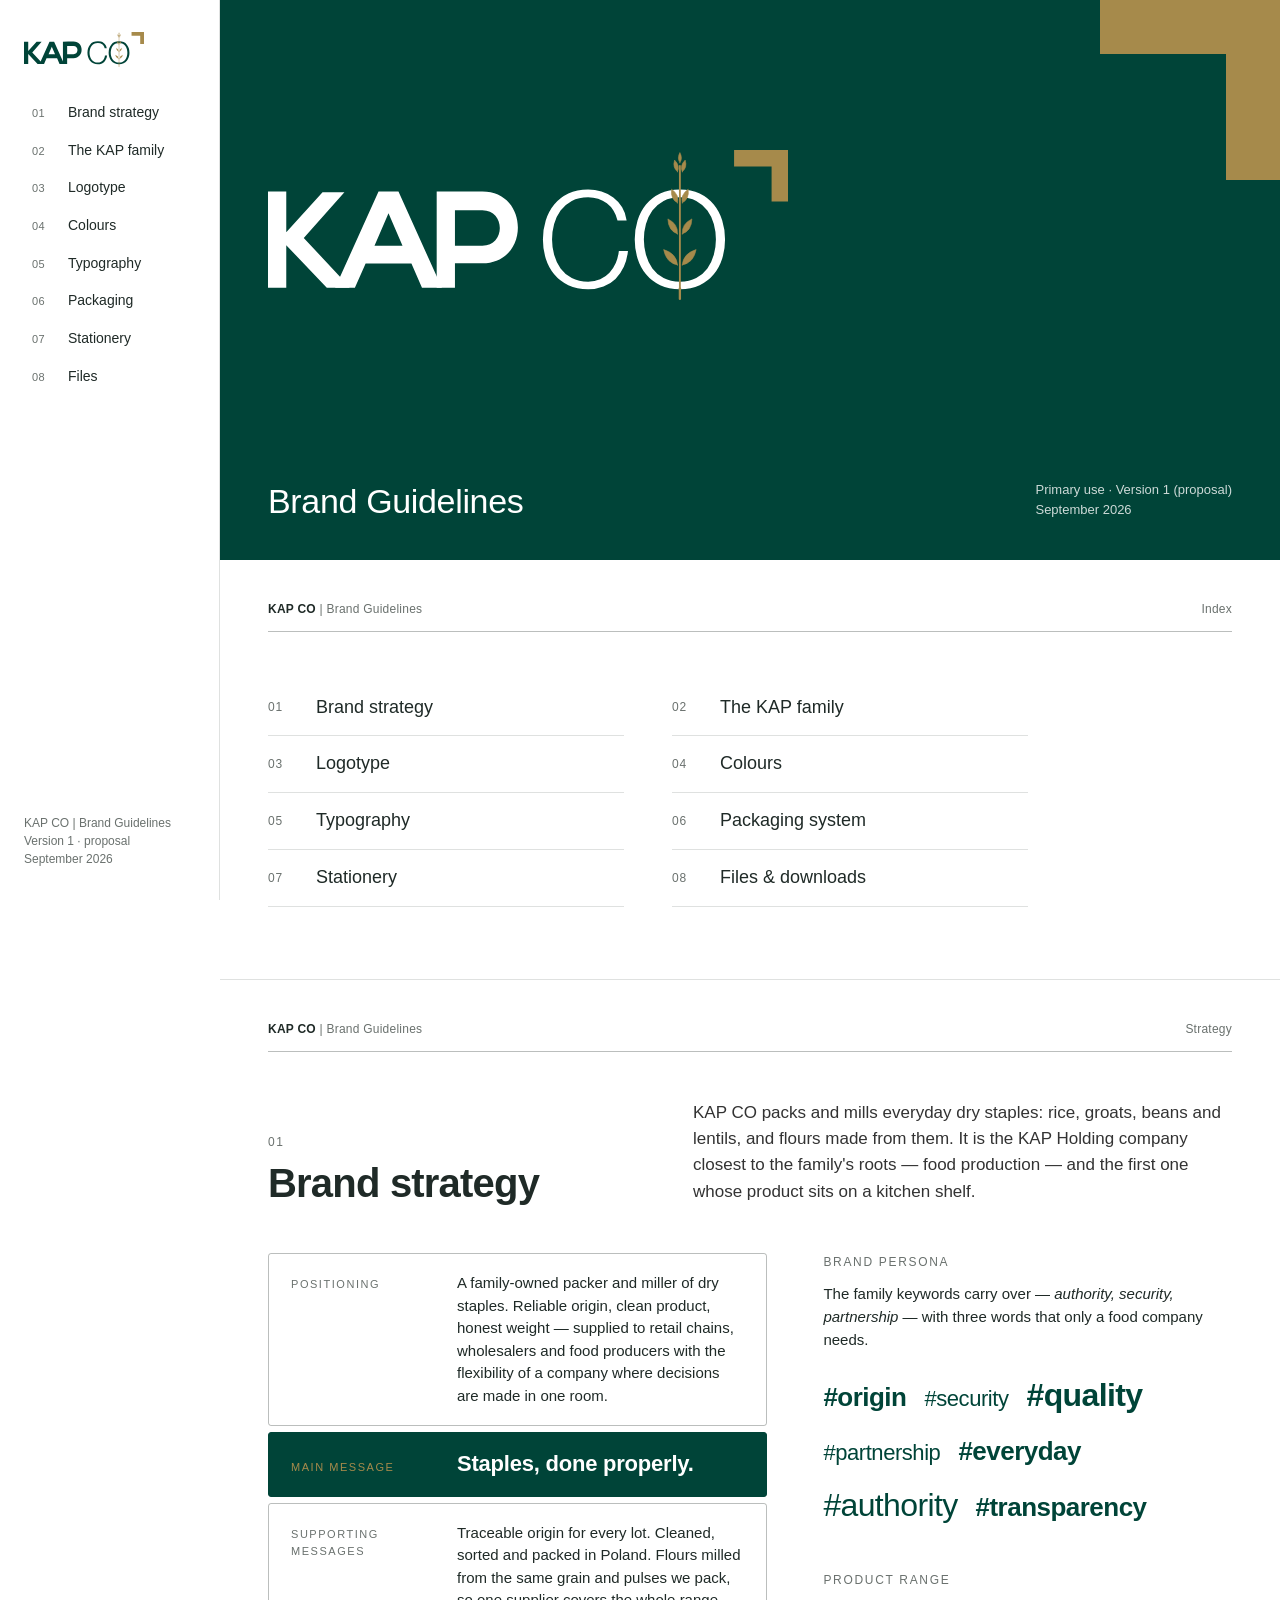
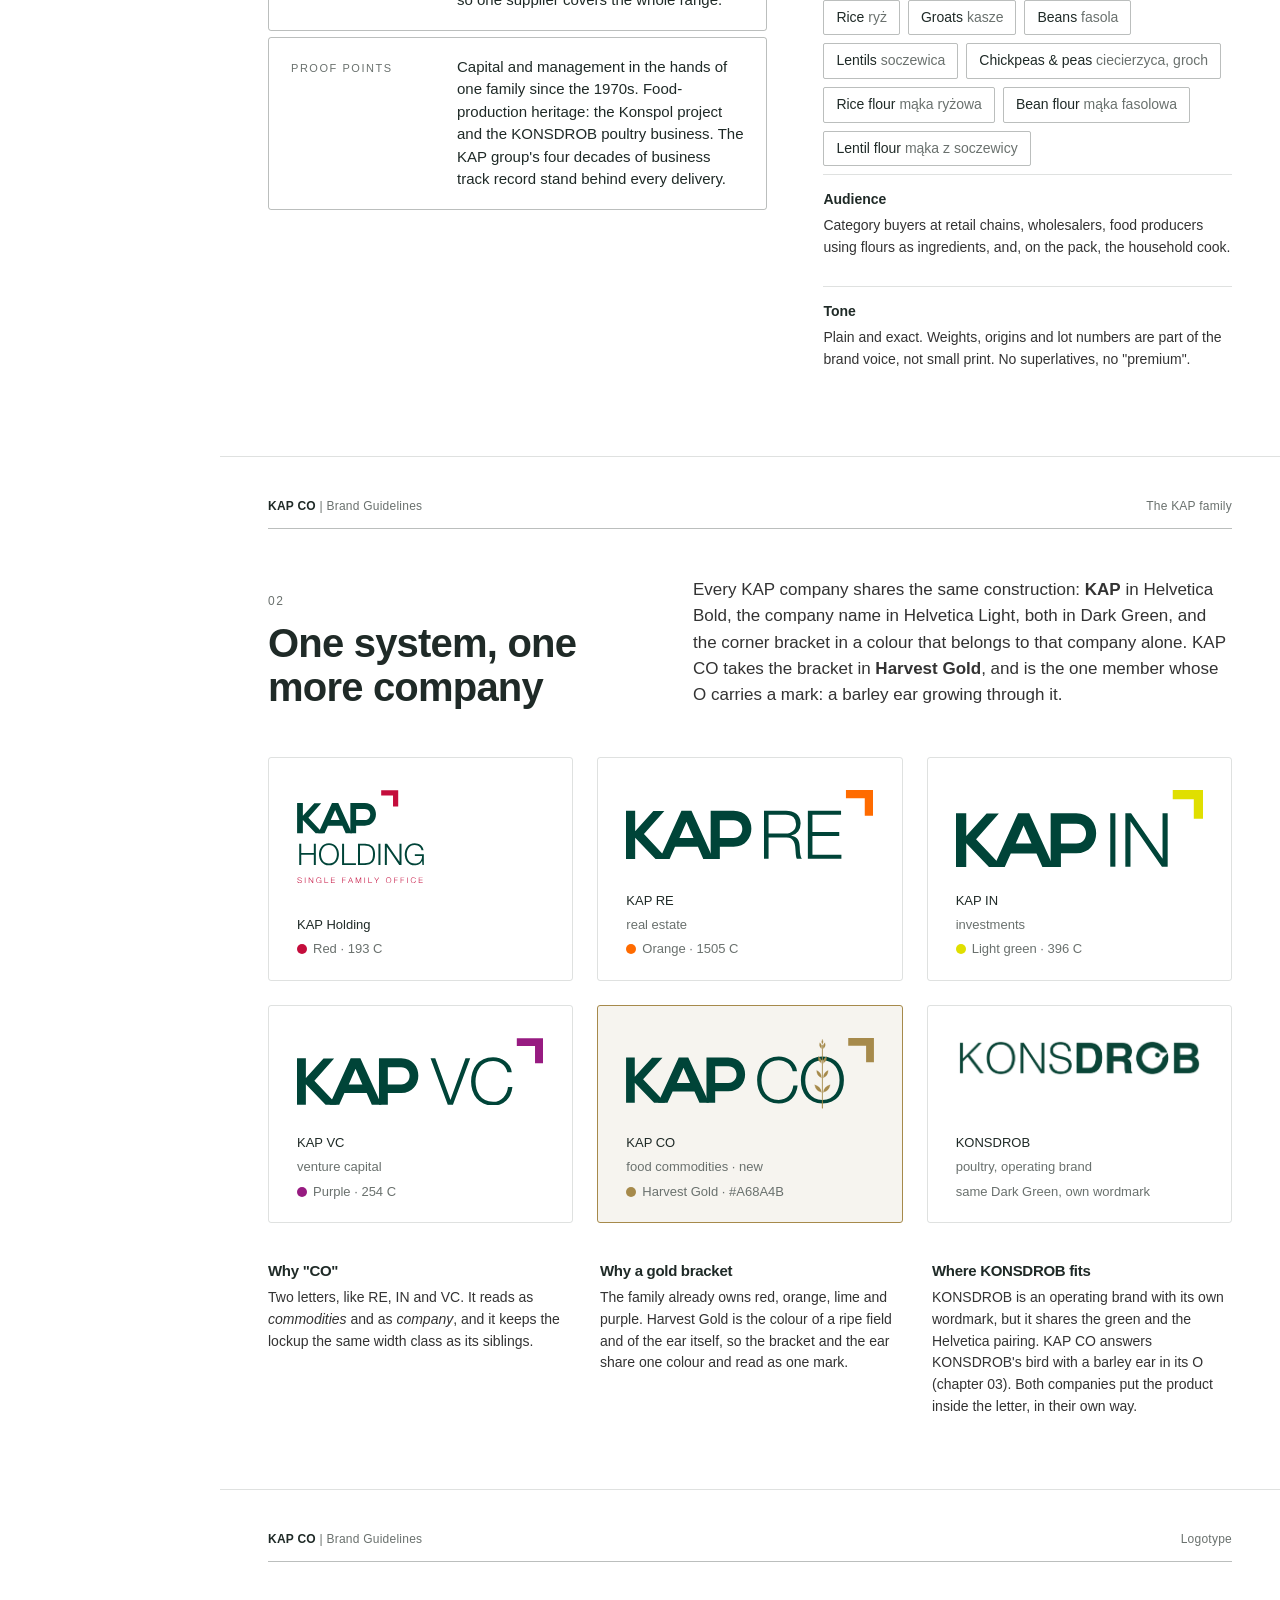
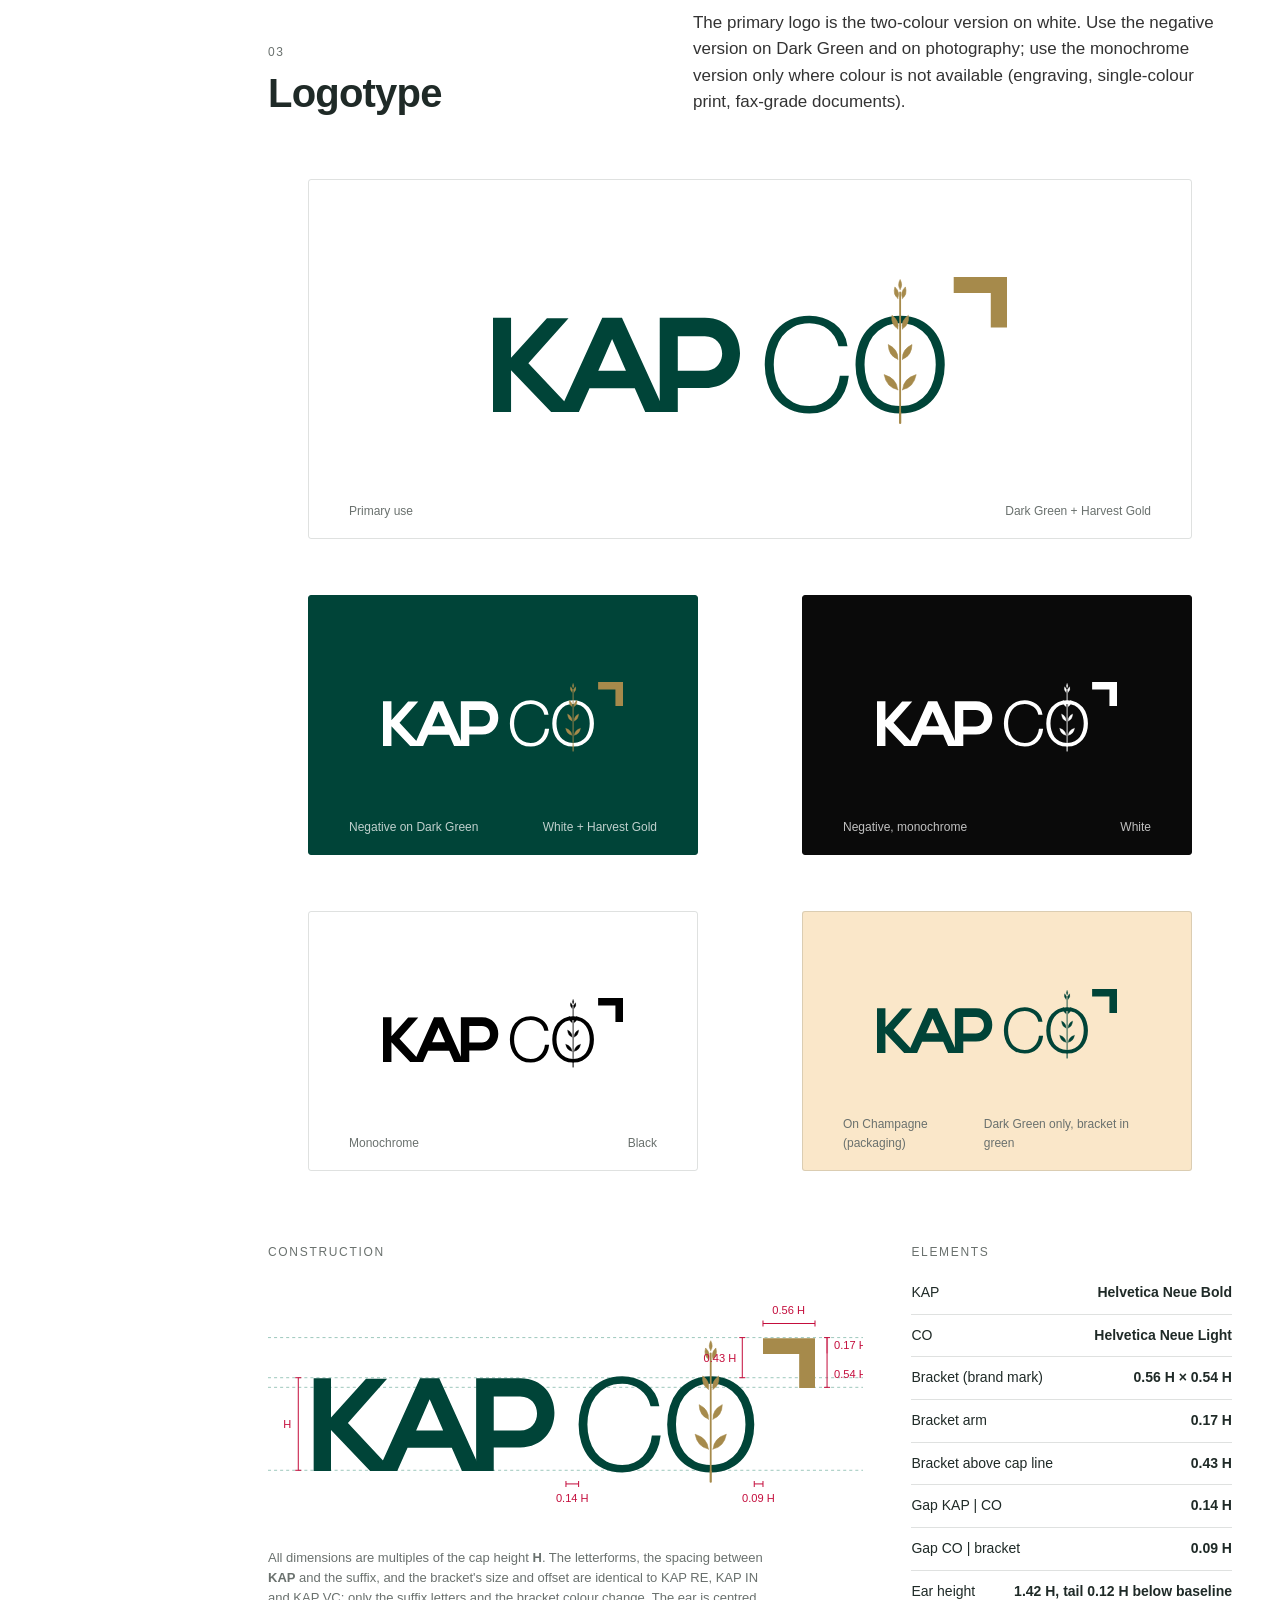
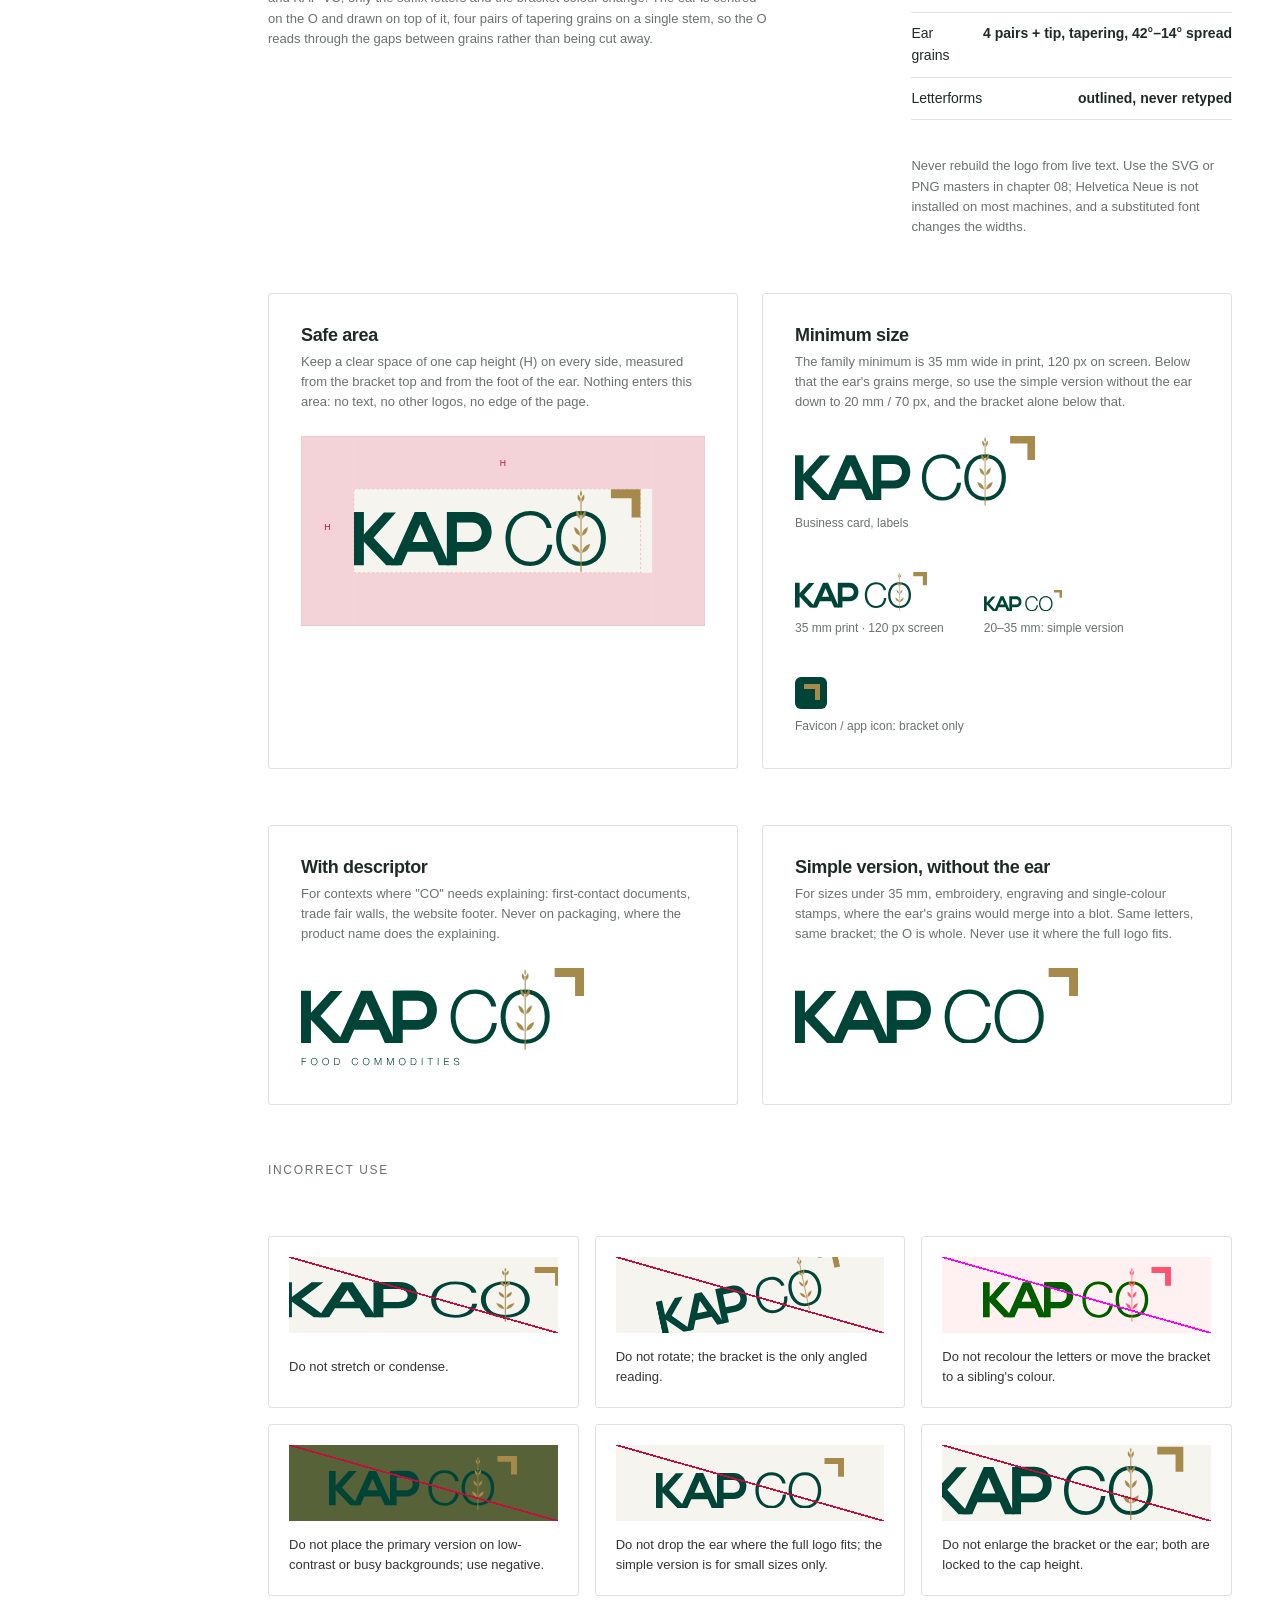
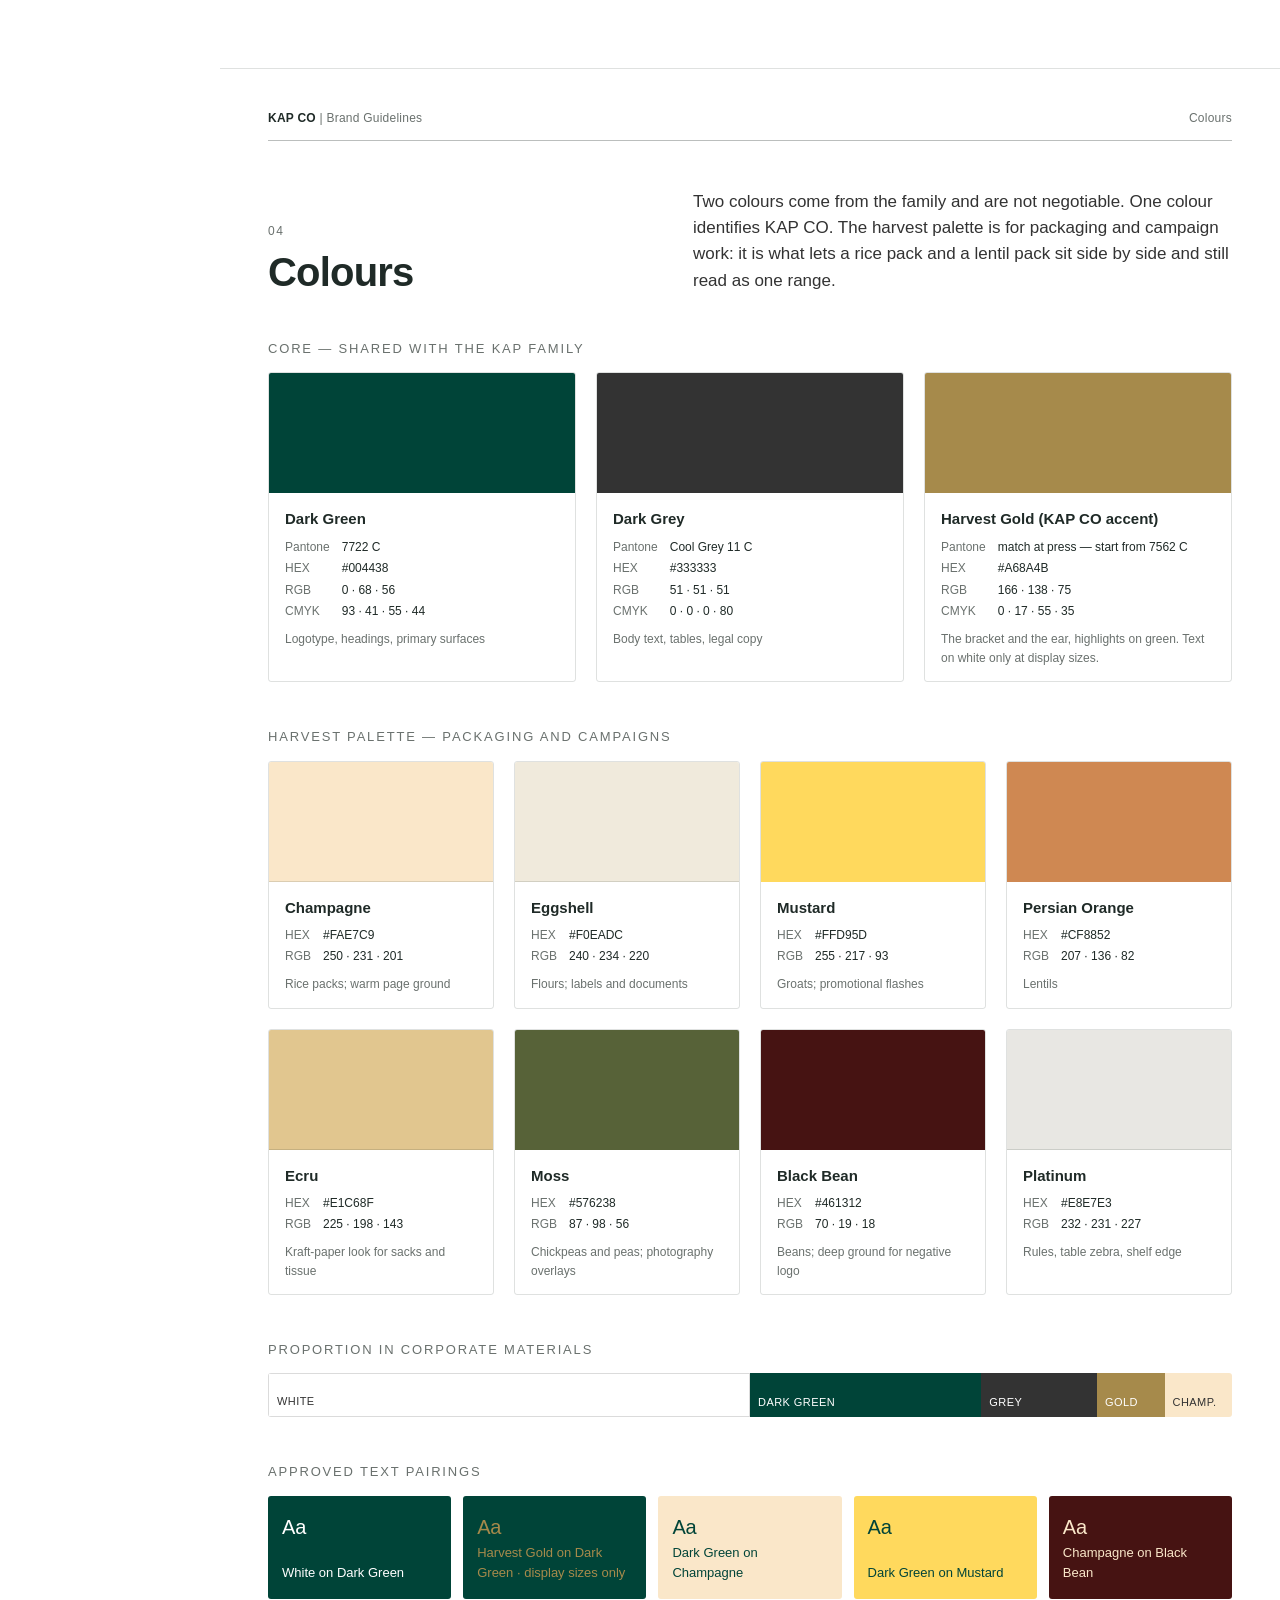
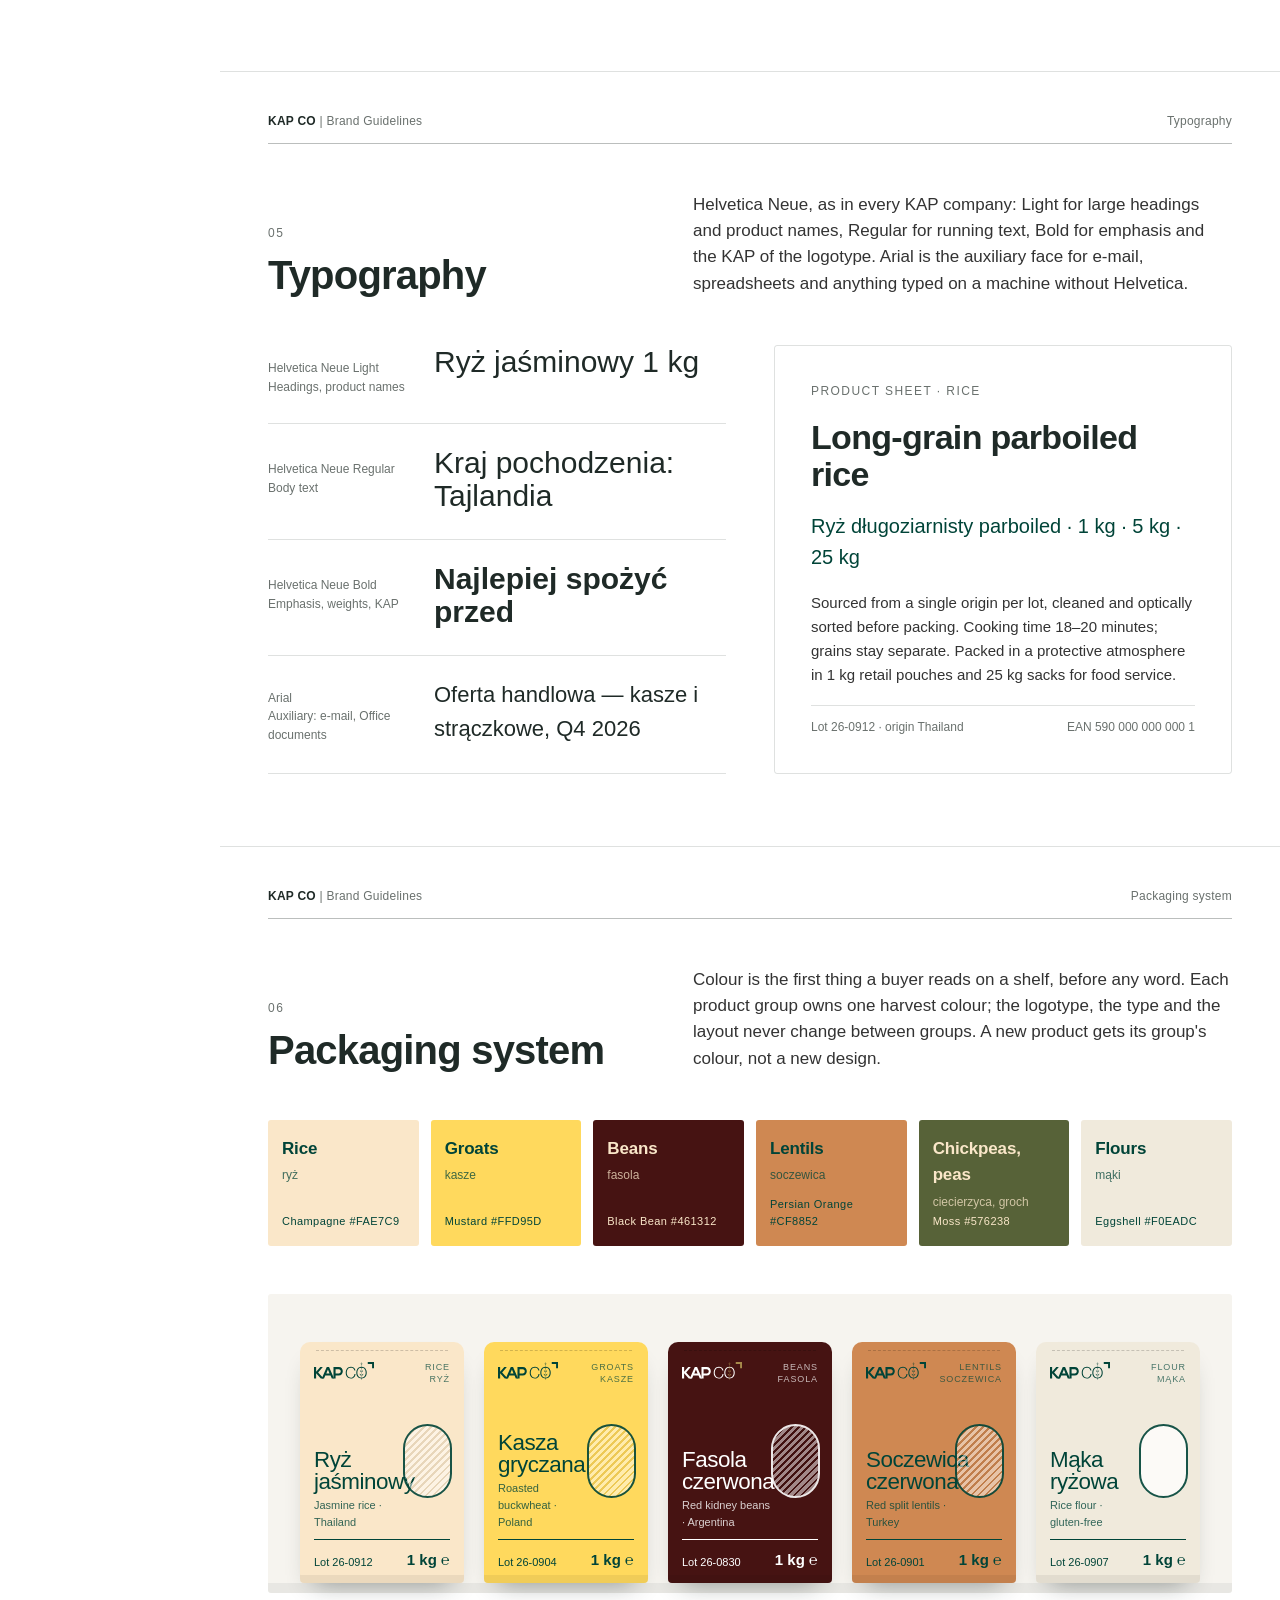
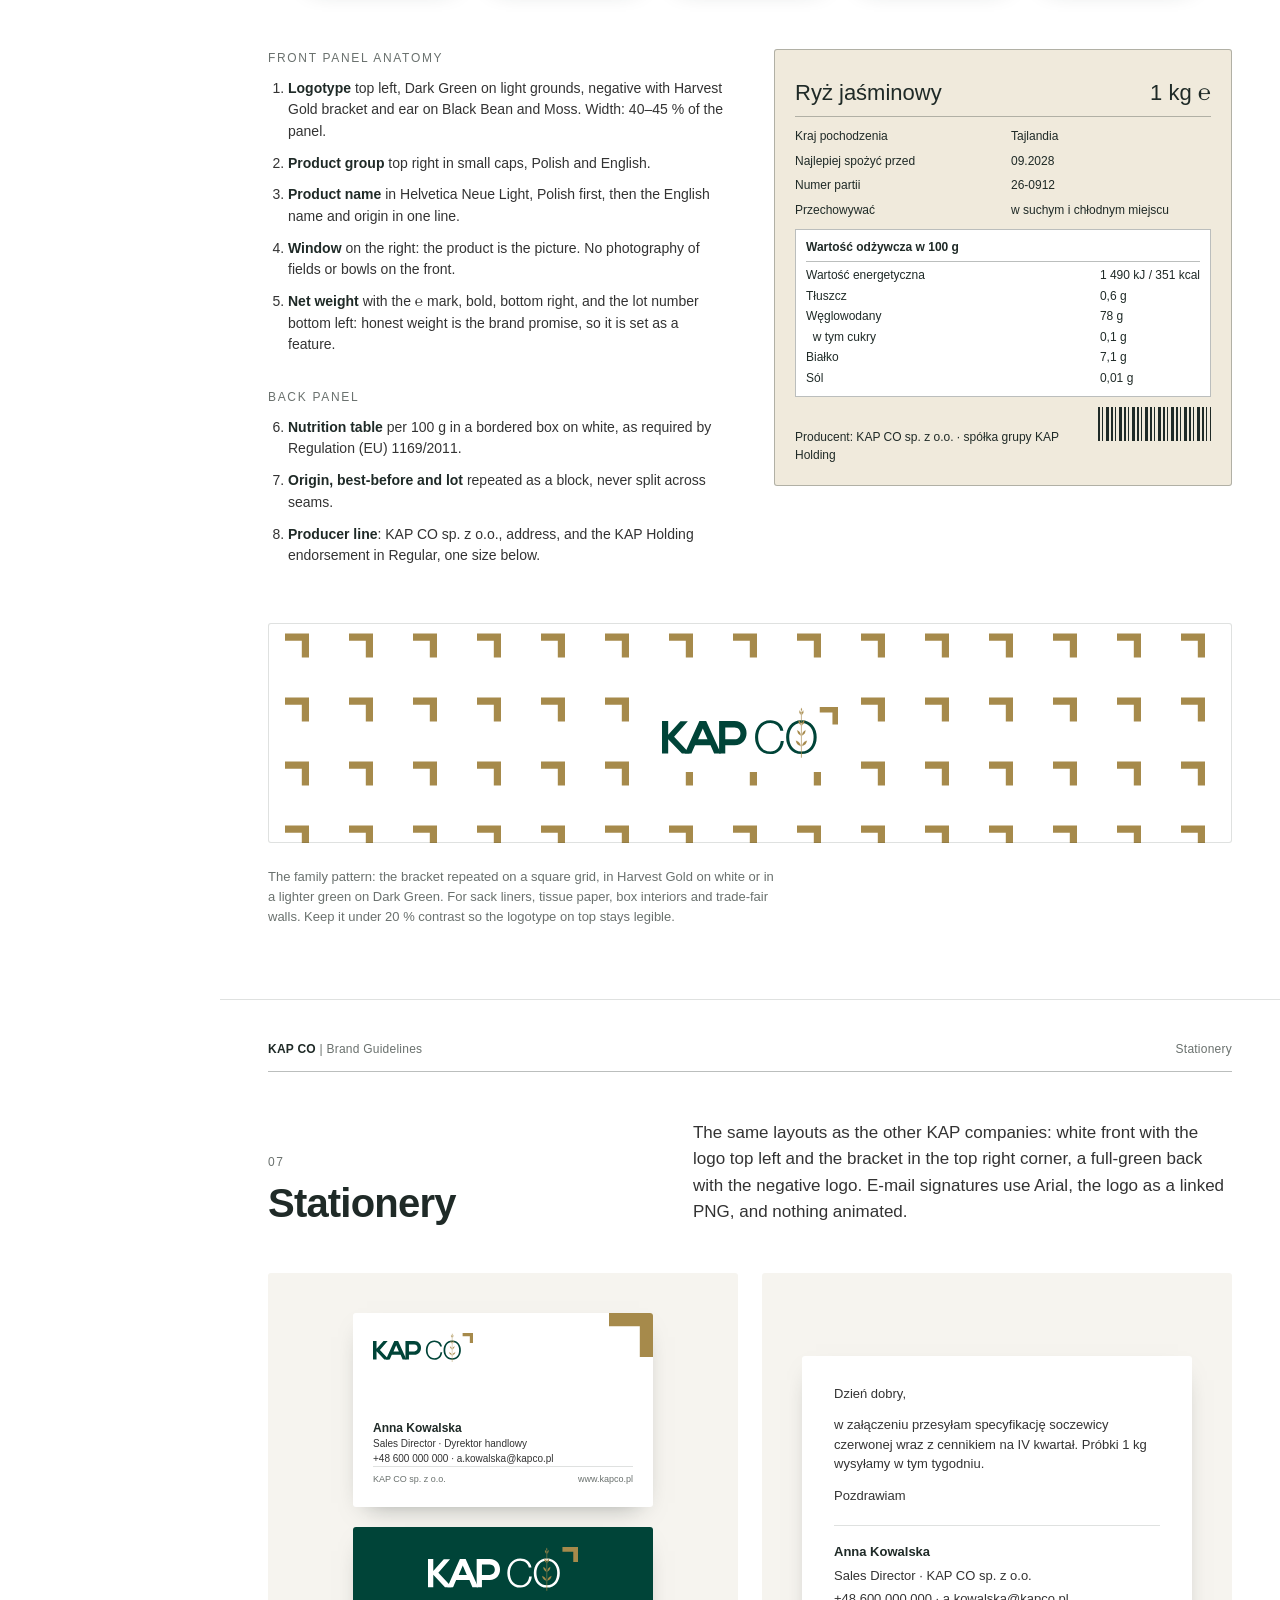
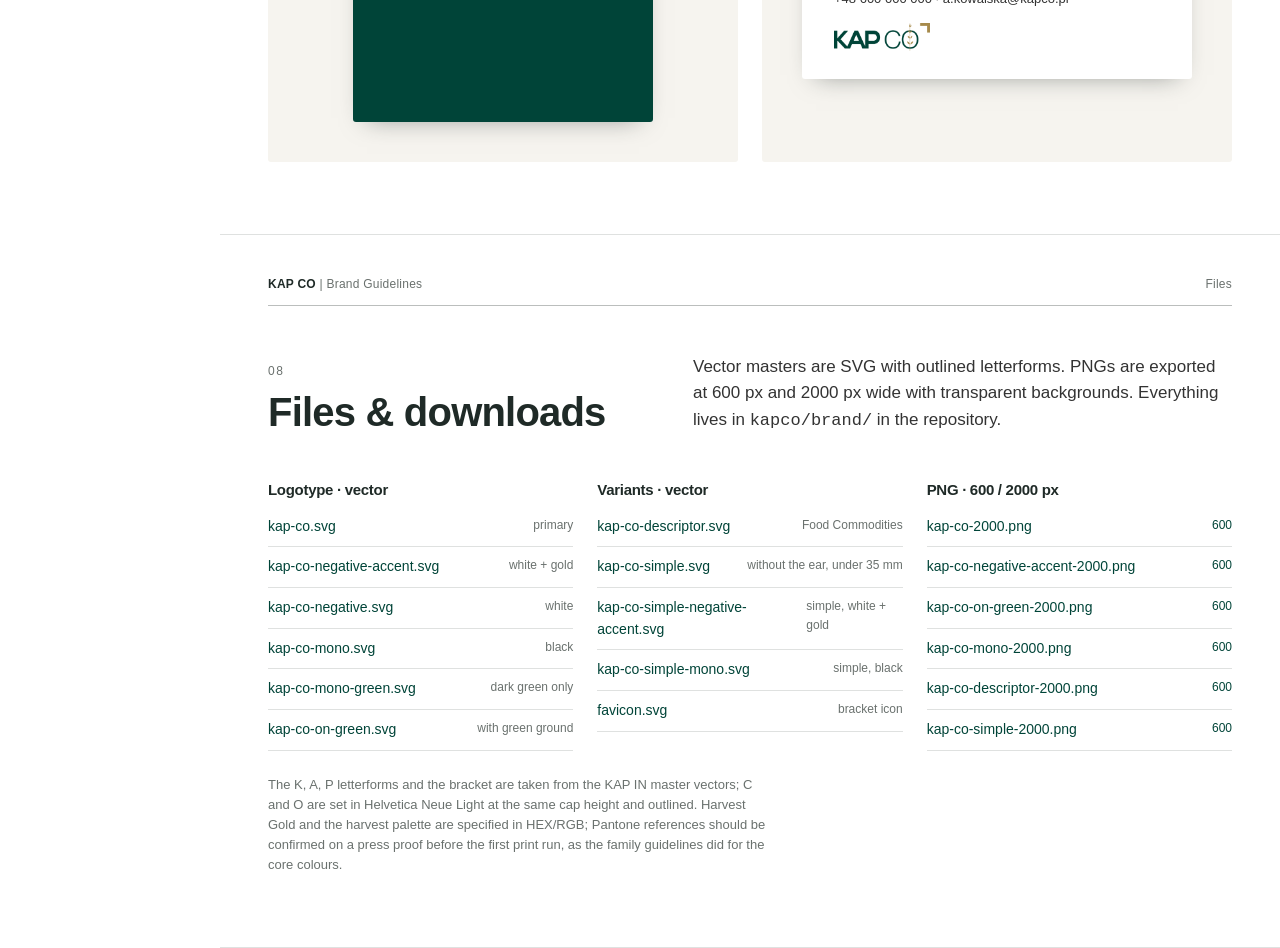
<file: kapco/index.html>
<!DOCTYPE html>
<html lang="en">
<head>
<meta charset="utf-8">
<meta name="viewport" content="width=device-width, initial-scale=1">
<title>KAP CO — Brand Guidelines</title>
<meta name="description" content="Brand guidelines for KAP CO, the food-commodities company of KAP Holding: logotype, colours, typography and the packaging system for rice, groats, beans, lentils and flours.">
<meta name="theme-color" content="#004438">
<meta name="robots" content="noindex">
<link rel="icon" href="assets/favicon.svg?v=4" type="image/svg+xml">
<link rel="stylesheet" href="css/style.css?v=4">
</head>
<body>
<a class="skip" href="#strategy">Skip to content</a>

<div class="frame">

<aside class="rail">
  <img class="rail-logo" src="brand/kap-co.svg?v=4" alt="KAP CO">
  <nav aria-label="Chapters">
    <a href="#strategy"><span>01</span>Brand strategy</a>
    <a href="#family"><span>02</span>The KAP family</a>
    <a href="#logotype"><span>03</span>Logotype</a>
    <a href="#colours"><span>04</span>Colours</a>
    <a href="#fonts"><span>05</span>Typography</a>
    <a href="#packaging"><span>06</span>Packaging</a>
    <a href="#stationery"><span>07</span>Stationery</a>
    <a href="#files"><span>08</span>Files</a>
  </nav>
  <p class="rail-foot">KAP CO | Brand Guidelines<br>Version 1 · proposal<br>September 2026</p>
</aside>

<main class="pages">

<!-- ============================== COVER ============================== -->
<section class="page cover" id="top">
  <svg class="corner" viewBox="0 0 100 100" aria-hidden="true"><path d="M0 0h100v100H70V30H0z"/></svg>
  <img class="cover-logo" src="brand/kap-co-negative-accent.svg?v=4" alt="KAP CO">
  <div class="cover-meta">
    <h1>Brand Guidelines</h1>
    <p>Primary use · Version 1 (proposal)<br>September 2026</p>
  </div>
</section>

<!-- ============================== INDEX ============================== -->
<section class="page" id="index">
  <div class="running"><span><b>KAP CO</b> | Brand Guidelines</span><span>Index</span></div>
  <div class="index">
    <a href="#strategy"><span>01</span>Brand strategy</a>
    <a href="#family"><span>02</span>The KAP family</a>
    <a href="#logotype"><span>03</span>Logotype</a>
    <a href="#colours"><span>04</span>Colours</a>
    <a href="#fonts"><span>05</span>Typography</a>
    <a href="#packaging"><span>06</span>Packaging system</a>
    <a href="#stationery"><span>07</span>Stationery</a>
    <a href="#files"><span>08</span>Files &amp; downloads</a>
  </div>
</section>

<!-- ============================= STRATEGY ============================ -->
<section class="page" id="strategy">
  <div class="running"><span><b>KAP CO</b> | Brand Guidelines</span><span>Strategy</span></div>
  <div class="page-title">
    <div><span class="chapter">01</span><h2>Brand strategy</h2></div>
    <p class="lede">KAP CO packs and mills everyday dry staples: rice, groats, beans and lentils, and flours made from them. It is the KAP Holding company closest to the family's roots — food production — and the first one whose product sits on a kitchen shelf.</p>
  </div>

  <div class="strategy">
    <div class="pyramid">
      <div><span class="lab">Positioning</span><p>A family-owned packer and miller of dry staples. Reliable origin, clean product, honest weight — supplied to retail chains, wholesalers and food producers with the flexibility of a company where decisions are made in one room.</p></div>
      <div class="idea"><span class="lab">Main message</span><p>Staples, done properly.</p></div>
      <div><span class="lab">Supporting messages</span><p>Traceable origin for every lot. Cleaned, sorted and packed in Poland. Flours milled from the same grain and pulses we pack, so one supplier covers the whole range.</p></div>
      <div><span class="lab">Proof points</span><p>Capital and management in the hands of one family since the 1970s. Food-production heritage: the Konspol project and the KONSDROB poultry business. The KAP group's four decades of business track record stand behind every delivery.</p></div>
    </div>

    <div>
      <span class="chapter">Brand persona</span>
      <p class="lede" style="font-size:15px">The family keywords carry over — <em>authority, security, partnership</em> — with three words that only a food company needs.</p>
      <div class="persona" aria-label="Keywords">
        <span>#origin</span><span>#security</span><span>#quality</span><span>#partnership</span><span>#everyday</span><span>#authority</span><span>#transparency</span>
      </div>

      <span class="chapter" style="margin-top:40px">Product range</span>
      <div class="products">
        <span>Rice <i>ryż</i></span>
        <span>Groats <i>kasze</i></span>
        <span>Beans <i>fasola</i></span>
        <span>Lentils <i>soczewica</i></span>
        <span>Chickpeas &amp; peas <i>ciecierzyca, groch</i></span>
        <span>Rice flour <i>mąka ryżowa</i></span>
        <span>Bean flour <i>mąka fasolowa</i></span>
        <span>Lentil flour <i>mąka z soczewicy</i></span>
      </div>

      <div class="facts">
        <div><b>Audience</b><p>Category buyers at retail chains, wholesalers, food producers using flours as ingredients, and, on the pack, the household cook.</p></div>
        <div><b>Tone</b><p>Plain and exact. Weights, origins and lot numbers are part of the brand voice, not small print. No superlatives, no "premium".</p></div>
      </div>
    </div>
  </div>
</section>

<!-- ============================== FAMILY ============================= -->
<section class="page" id="family">
  <div class="running"><span><b>KAP CO</b> | Brand Guidelines</span><span>The KAP family</span></div>
  <div class="page-title">
    <div><span class="chapter">02</span><h2>One system, one more company</h2></div>
    <p class="lede">Every KAP company shares the same construction: <b>KAP</b> in Helvetica Bold, the company name in Helvetica Light, both in Dark Green, and the corner bracket in a colour that belongs to that company alone. KAP CO takes the bracket in <b>Harvest Gold</b>, and is the one member whose O carries a mark: a barley ear growing through it.</p>
  </div>

  <div class="family">
    <figure><img src="assets/family-kap-holding.svg?v=4" alt="KAP HOLDING"><figcaption><b>KAP Holding</b><span><i class="swatch-dot" style="background:#c40d3c"></i>Red · 193 C</span></figcaption></figure>
    <figure><img src="assets/family-kap-re.svg?v=4" alt="KAP RE"><figcaption><b>KAP RE</b> real estate<span><i class="swatch-dot" style="background:#ff6b00"></i>Orange · 1505 C</span></figcaption></figure>
    <figure><img src="assets/family-kap-in.svg?v=4" alt="KAP IN"><figcaption><b>KAP IN</b> investments<span><i class="swatch-dot" style="background:#e0df00"></i>Light green · 396 C</span></figcaption></figure>
    <figure><img src="assets/family-kap-vc.svg?v=4" alt="KAP VC"><figcaption><b>KAP VC</b> venture capital<span><i class="swatch-dot" style="background:#971b81"></i>Purple · 254 C</span></figcaption></figure>
    <figure class="is-new"><img src="assets/family-kap-co.svg?v=4" alt="KAP CO"><figcaption><b>KAP CO</b> food commodities · new<span><i class="swatch-dot" style="background:#A68A4B"></i>Harvest Gold · #A68A4B</span></figcaption></figure>
    <figure><img src="assets/family-konsdrob.png?v=4" alt="KONSDROB"><figcaption><b>KONSDROB</b> poultry, operating brand<span>same Dark Green, own wordmark</span></figcaption></figure>
  </div>

  <div class="rule-list">
    <div><h4>Why "CO"</h4><p>Two letters, like RE, IN and VC. It reads as <em>commodities</em> and as <em>company</em>, and it keeps the lockup the same width class as its siblings.</p></div>
    <div><h4>Why a gold bracket</h4><p>The family already owns red, orange, lime and purple. Harvest Gold is the colour of a ripe field and of the ear itself, so the bracket and the ear share one colour and read as one mark.</p></div>
    <div><h4>Where KONSDROB fits</h4><p>KONSDROB is an operating brand with its own wordmark, but it shares the green and the Helvetica pairing. KAP CO answers KONSDROB's bird with a barley ear in its O (chapter 03). Both companies put the product inside the letter, in their own way.</p></div>
  </div>
</section>

<!-- ============================= LOGOTYPE ============================ -->
<section class="page" id="logotype">
  <div class="running"><span><b>KAP CO</b> | Brand Guidelines</span><span>Logotype</span></div>
  <div class="page-title">
    <div><span class="chapter">03</span><h2>Logotype</h2></div>
    <p class="lede">The primary logo is the two-colour version on white. Use the negative version on Dark Green and on photography; use the monochrome version only where colour is not available (engraving, single-colour print, fax-grade documents).</p>
  </div>

  <div class="logo-grid">
    <figure class="logo-tile hero"><img src="brand/kap-co.svg?v=4" alt="KAP CO primary logo"><figcaption><span>Primary use</span><span>Dark Green + Harvest Gold</span></figcaption></figure>
    <figure class="logo-tile dark"><img src="brand/kap-co-negative-accent.svg?v=4" alt="KAP CO on Dark Green"><figcaption><span>Negative on Dark Green</span><span>White + Harvest Gold</span></figcaption></figure>
    <figure class="logo-tile black"><img src="brand/kap-co-negative.svg?v=4" alt="KAP CO negative"><figcaption><span>Negative, monochrome</span><span>White</span></figcaption></figure>
    <figure class="logo-tile"><img src="brand/kap-co-mono.svg?v=4" alt="KAP CO monochrome"><figcaption><span>Monochrome</span><span>Black</span></figcaption></figure>
    <figure class="logo-tile grain-bg"><img src="brand/kap-co-mono-green.svg?v=4" alt="KAP CO on Champagne"><figcaption><span>On Champagne (packaging)</span><span>Dark Green only, bracket in green</span></figcaption></figure>
  </div>

  <div class="construction">
    <div>
      <span class="chapter">Construction</span>
      <svg viewBox="-90 -130 1180 500" xmlns="http://www.w3.org/2000/svg" aria-label="Construction of the KAP CO logotype with dimensions">
        <defs><style>.d{stroke:#c40d3c;stroke-width:2;fill:none}.t{font:22px 'Helvetica Neue',Helvetica,Arial,sans-serif;fill:#c40d3c}.g{stroke:#7fb7a8;stroke-width:1.5;stroke-dasharray:6 6;fill:none}</style></defs>
        <!-- guides: cap top / baseline -->
        <line class="g" x1="-90" y1="79.5" x2="1090" y2="79.5"/><line class="g" x1="-90" y1="263" x2="1090" y2="263"/>
        <line class="g" x1="-90" y1="0" x2="1090" y2="0"/><line class="g" x1="-90" y1="98.6" x2="1090" y2="98.6"/>
        <image href="brand/kap-co.svg?v=4" x="0" y="0" width="994.1" height="290.94"/>
        <!-- cap height H -->
        <line class="d" x1="-30" y1="79.5" x2="-30" y2="263"/><line class="d" x1="-36" y1="79.5" x2="-24" y2="79.5"/><line class="d" x1="-36" y1="263" x2="-24" y2="263"/>
        <text class="t" x="-44" y="180" text-anchor="end">H</text>
        <!-- gap KAP|CO -->
        <line class="d" x1="500.5" y1="290" x2="525.6" y2="290"/><line class="d" x1="500.5" y1="284" x2="500.5" y2="296"/><line class="d" x1="525.6" y1="284" x2="525.6" y2="296"/>
        <text class="t" x="513" y="326" text-anchor="middle">0.14 H</text>
        <!-- gap CO|bracket -->
        <line class="d" x1="873.7" y1="290" x2="891" y2="290"/><line class="d" x1="873.7" y1="284" x2="873.7" y2="296"/><line class="d" x1="891" y1="284" x2="891" y2="296"/>
        <text class="t" x="882" y="326" text-anchor="middle">0.09 H</text>
        <!-- bracket width / height -->
        <line class="d" x1="891" y1="-28" x2="994.1" y2="-28"/><line class="d" x1="891" y1="-34" x2="891" y2="-22"/><line class="d" x1="994.1" y1="-34" x2="994.1" y2="-22"/>
        <text class="t" x="942" y="-46" text-anchor="middle">0.56 H</text>
        <line class="d" x1="1018" y1="0" x2="1018" y2="98.6"/><line class="d" x1="1012" y1="0" x2="1024" y2="0"/><line class="d" x1="1012" y1="98.6" x2="1024" y2="98.6"/>
        <text class="t" x="1032" y="80">0.54 H</text>
        <!-- bracket arm -->
        <line class="d" x1="1018" y1="0" x2="1018" y2="31.4" style="stroke-width:4;opacity:.35"/>
        <text class="t" x="1032" y="22">0.17 H</text>
        <!-- bracket offset above cap -->
        <line class="d" x1="850" y1="0" x2="850" y2="79.5"/><line class="d" x1="844" y1="0" x2="856" y2="0"/><line class="d" x1="844" y1="79.5" x2="856" y2="79.5"/>
        <text class="t" x="838" y="48" text-anchor="end">0.43 H</text>
      </svg>
      <p class="note">All dimensions are multiples of the cap height <b>H</b>. The letterforms, the spacing between <b>KAP</b> and the suffix, and the bracket's size and offset are identical to KAP RE, KAP IN and KAP VC; only the suffix letters and the bracket colour change. The ear is centred on the O and drawn on top of it, four pairs of tapering grains on a single stem, so the O reads through the gaps between grains rather than being cut away.</p>
    </div>
    <div class="spec">
      <span class="chapter">Elements</span>
      <div><span>KAP</span><span>Helvetica Neue Bold</span></div>
      <div><span>CO</span><span>Helvetica Neue Light</span></div>
      <div><span>Bracket (brand mark)</span><span>0.56 H × 0.54 H</span></div>
      <div><span>Bracket arm</span><span>0.17 H</span></div>
      <div><span>Bracket above cap line</span><span>0.43 H</span></div>
      <div><span>Gap KAP | CO</span><span>0.14 H</span></div>
      <div><span>Gap CO | bracket</span><span>0.09 H</span></div>
      <div><span>Ear height</span><span>1.42 H, tail 0.12 H below baseline</span></div>
      <div><span>Ear grains</span><span>4 pairs + tip, tapering, 42°–14° spread</span></div>
      <div><span>Letterforms</span><span>outlined, never retyped</span></div>
      <span class="note">Never rebuild the logo from live text. Use the SVG or PNG masters in chapter 08; Helvetica Neue is not installed on most machines, and a substituted font changes the widths.</span>
    </div>
  </div>

  <div class="two">
    <div class="panel">
      <h3>Safe area</h3>
      <p class="sub">Keep a clear space of one cap height (H) on every side, measured from the bracket top and from the foot of the ear. Nothing enters this area: no text, no other logos, no edge of the page.</p>
      <svg viewBox="0 0 1400 657" xmlns="http://www.w3.org/2000/svg" aria-label="Safe area: one cap height on each side">
        <rect x="0" y="0" width="1400" height="657" fill="#f6f4ef"/>
        <rect x="183" y="183" width="994" height="291" fill="none" stroke="#e59aa8" stroke-width="2" stroke-dasharray="8 8"/>
        <rect x="0" y="0" width="1400" height="657" fill="none" stroke="#e59aa8" stroke-width="2"/>
        <g fill="#f3c6cf" opacity=".7"><rect x="0" y="0" width="183" height="657"/><rect x="1217" y="0" width="183" height="657"/><rect x="183" y="0" width="1034" height="183"/><rect x="183" y="474" width="1034" height="183"/></g>
        <image href="brand/kap-co.svg?v=4" x="183" y="183" width="994" height="291"/>
        <text x="91" y="325" text-anchor="middle" font-family="Helvetica Neue,Helvetica,Arial,sans-serif" font-size="30" fill="#c40d3c">H</text>
        <text x="700" y="105" text-anchor="middle" font-family="Helvetica Neue,Helvetica,Arial,sans-serif" font-size="30" fill="#c40d3c">H</text>
      </svg>
    </div>
    <div class="panel">
      <h3>Minimum size</h3>
      <p class="sub">The family minimum is 35 mm wide in print, 120 px on screen. Below that the ear's grains merge, so use the simple version without the ear down to 20 mm / 70 px, and the bracket alone below that.</p>
      <div class="minsize">
        <div><img src="brand/kap-co.svg?v=4" alt="" style="width:240px"><span>Business card, labels</span></div>
        <div><img src="brand/kap-co.svg?v=4" alt="" style="width:132px"><span>35 mm print · 120 px screen</span></div>
        <div><img src="brand/kap-co-simple.svg?v=4" alt="" style="width:78px"><span>20–35 mm: simple version</span></div>
        <div><img src="assets/favicon.svg?v=4" alt="" style="width:32px"><span>Favicon / app icon: bracket only</span></div>
      </div>
    </div>
  </div>

  <div class="two">
    <div class="panel">
      <h3>With descriptor</h3>
      <p class="sub">For contexts where "CO" needs explaining: first-contact documents, trade fair walls, the website footer. Never on packaging, where the product name does the explaining.</p>
      <img src="brand/kap-co-descriptor.svg?v=4" alt="KAP CO Food Commodities" style="width:70%">
    </div>
    <div class="panel">
      <h3>Simple version, without the ear</h3>
      <p class="sub">For sizes under 35 mm, embroidery, engraving and single-colour stamps, where the ear's grains would merge into a blot. Same letters, same bracket; the O is whole. Never use it where the full logo fits.</p>
      <img src="brand/kap-co-simple.svg?v=4" alt="KAP CO simple version" style="width:70%">
    </div>
  </div>

  <span class="chapter" style="margin-top:56px">Incorrect use</span>
  <div class="donts">
    <div class="dont"><div class="box stretch"><img src="brand/kap-co.svg?v=4" alt=""></div>Do not stretch or condense.</div>
    <div class="dont"><div class="box tilt"><img src="brand/kap-co.svg?v=4" alt=""></div>Do not rotate; the bracket is the only angled reading.</div>
    <div class="dont"><div class="box recolor"><img src="brand/kap-co.svg?v=4" alt=""></div>Do not recolour the letters or move the bracket to a sibling's colour.</div>
    <div class="dont"><div class="box lowc"><img src="brand/kap-co.svg?v=4" alt=""></div>Do not place the primary version on low-contrast or busy backgrounds; use negative.</div>
    <div class="dont"><div class="box"><img src="brand/kap-co-simple.svg?v=4" alt=""></div>Do not drop the ear where the full logo fits; the simple version is for small sizes only.</div>
    <div class="dont"><div class="box earbig"><img src="brand/kap-co.svg?v=4" alt=""></div>Do not enlarge the bracket or the ear; both are locked to the cap height.</div>
  </div>
</section>

<!-- ============================== COLOURS ============================ -->
<section class="page" id="colours">
  <div class="running"><span><b>KAP CO</b> | Brand Guidelines</span><span>Colours</span></div>
  <div class="page-title">
    <div><span class="chapter">04</span><h2>Colours</h2></div>
    <p class="lede">Two colours come from the family and are not negotiable. One colour identifies KAP CO. The harvest palette is for packaging and campaign work: it is what lets a rice pack and a lentil pack sit side by side and still read as one range.</p>
  </div>

  <h3 class="group">Core — shared with the KAP family</h3>
  <div class="swatches core">
    <div class="sw"><div class="chip" style="background:#004438"></div><dl><dt class="name">Dark Green</dt><dt>Pantone</dt><dd>7722 C</dd><dt>HEX</dt><dd>#004438</dd><dt>RGB</dt><dd>0 · 68 · 56</dd><dt>CMYK</dt><dd>93 · 41 · 55 · 44</dd><dd class="role">Logotype, headings, primary surfaces</dd></dl></div>
    <div class="sw"><div class="chip" style="background:#333333"></div><dl><dt class="name">Dark Grey</dt><dt>Pantone</dt><dd>Cool Grey 11 C</dd><dt>HEX</dt><dd>#333333</dd><dt>RGB</dt><dd>51 · 51 · 51</dd><dt>CMYK</dt><dd>0 · 0 · 0 · 80</dd><dd class="role">Body text, tables, legal copy</dd></dl></div>
    <div class="sw"><div class="chip" style="background:#A68A4B"></div><dl><dt class="name">Harvest Gold (KAP CO accent)</dt><dt>Pantone</dt><dd>match at press — start from 7562 C</dd><dt>HEX</dt><dd>#A68A4B</dd><dt>RGB</dt><dd>166 · 138 · 75</dd><dt>CMYK</dt><dd>0 · 17 · 55 · 35</dd><dd class="role">The bracket and the ear, highlights on green. Text on white only at display sizes.</dd></dl></div>
  </div>

  <h3 class="group">Harvest palette — packaging and campaigns</h3>
  <div class="swatches">
    <div class="sw"><div class="chip light" style="background:#FAE7C9"></div><dl><dt class="name">Champagne</dt><dt>HEX</dt><dd>#FAE7C9</dd><dt>RGB</dt><dd>250 · 231 · 201</dd><dd class="role">Rice packs; warm page ground</dd></dl></div>
    <div class="sw"><div class="chip light" style="background:#F0EADC"></div><dl><dt class="name">Eggshell</dt><dt>HEX</dt><dd>#F0EADC</dd><dt>RGB</dt><dd>240 · 234 · 220</dd><dd class="role">Flours; labels and documents</dd></dl></div>
    <div class="sw"><div class="chip" style="background:#FFD95D"></div><dl><dt class="name">Mustard</dt><dt>HEX</dt><dd>#FFD95D</dd><dt>RGB</dt><dd>255 · 217 · 93</dd><dd class="role">Groats; promotional flashes</dd></dl></div>
    <div class="sw"><div class="chip" style="background:#CF8852"></div><dl><dt class="name">Persian Orange</dt><dt>HEX</dt><dd>#CF8852</dd><dt>RGB</dt><dd>207 · 136 · 82</dd><dd class="role">Lentils</dd></dl></div>
    <div class="sw"><div class="chip light" style="background:#E1C68F"></div><dl><dt class="name">Ecru</dt><dt>HEX</dt><dd>#E1C68F</dd><dt>RGB</dt><dd>225 · 198 · 143</dd><dd class="role">Kraft-paper look for sacks and tissue</dd></dl></div>
    <div class="sw"><div class="chip" style="background:#576238"></div><dl><dt class="name">Moss</dt><dt>HEX</dt><dd>#576238</dd><dt>RGB</dt><dd>87 · 98 · 56</dd><dd class="role">Chickpeas and peas; photography overlays</dd></dl></div>
    <div class="sw"><div class="chip" style="background:#461312"></div><dl><dt class="name">Black Bean</dt><dt>HEX</dt><dd>#461312</dd><dt>RGB</dt><dd>70 · 19 · 18</dd><dd class="role">Beans; deep ground for negative logo</dd></dl></div>
    <div class="sw"><div class="chip light" style="background:#E8E7E3"></div><dl><dt class="name">Platinum</dt><dt>HEX</dt><dd>#E8E7E3</dd><dt>RGB</dt><dd>232 · 231 · 227</dd><dd class="role">Rules, table zebra, shelf edge</dd></dl></div>
  </div>

  <h3 class="group">Proportion in corporate materials</h3>
  <div class="proportion" aria-label="Approximate proportion of colours" style="grid-template-columns:50fr 24fr 12fr 7fr 7fr">
    <span style="background:#fff;color:#333;border:1px solid rgba(0,0,0,.14)">White</span>
    <span style="background:#004438;color:#fff">Dark Green</span>
    <span style="background:#333333;color:#fff">Grey</span>
    <span style="background:#A68A4B;color:#fff">Gold</span>
    <span style="background:#FAE7C9;color:#333">Champ.</span>
  </div>

  <h3 class="group">Approved text pairings</h3>
  <div class="pairs">
    <div class="pair" style="background:#004438;color:#fff"><b>Aa</b>White on Dark Green</div>
    <div class="pair" style="background:#004438;color:#A68A4B"><b>Aa</b>Harvest Gold on Dark Green · display sizes only</div>
    <div class="pair" style="background:#FAE7C9;color:#004438"><b>Aa</b>Dark Green on Champagne</div>
    <div class="pair" style="background:#FFD95D;color:#004438"><b>Aa</b>Dark Green on Mustard</div>
    <div class="pair" style="background:#461312;color:#FAE7C9"><b>Aa</b>Champagne on Black Bean</div>
  </div>
</section>

<!-- =============================== FONTS ============================= -->
<section class="page" id="fonts">
  <div class="running"><span><b>KAP CO</b> | Brand Guidelines</span><span>Typography</span></div>
  <div class="page-title">
    <div><span class="chapter">05</span><h2>Typography</h2></div>
    <p class="lede">Helvetica Neue, as in every KAP company: Light for large headings and product names, Regular for running text, Bold for emphasis and the KAP of the logotype. Arial is the auxiliary face for e-mail, spreadsheets and anything typed on a machine without Helvetica.</p>
  </div>
  <div class="typeset">
    <div class="specimen">
      <div><small>Helvetica Neue Light<br>Headings, product names</small><span class="l">Ryż jaśminowy 1 kg</span></div>
      <div><small>Helvetica Neue Regular<br>Body text</small><span class="r">Kraj pochodzenia: Tajlandia</span></div>
      <div><small>Helvetica Neue Bold<br>Emphasis, weights, KAP</small><span class="b">Najlepiej spożyć przed</span></div>
      <div><small>Arial<br>Auxiliary: e-mail, Office documents</small><span class="aux">Oferta handlowa — kasze i strączkowe, Q4 2026</span></div>
    </div>
    <div class="hier">
      <span class="cap">Product sheet · rice</span>
      <div class="h1">Long-grain parboiled rice</div>
      <div class="h2">Ryż długoziarnisty parboiled · 1 kg · 5 kg · 25 kg</div>
      <p class="body">Sourced from a single origin per lot, cleaned and optically sorted before packing. Cooking time 18–20 minutes; grains stay separate. Packed in a protective atmosphere in 1 kg retail pouches and 25 kg sacks for food service.</p>
      <div class="meta"><span>Lot 26-0912 · origin Thailand</span><span>EAN 590 000 000 000 1</span></div>
    </div>
  </div>
</section>

<!-- ============================= PACKAGING =========================== -->
<section class="page" id="packaging">
  <div class="running"><span><b>KAP CO</b> | Brand Guidelines</span><span>Packaging system</span></div>
  <div class="page-title">
    <div><span class="chapter">06</span><h2>Packaging system</h2></div>
    <p class="lede">Colour is the first thing a buyer reads on a shelf, before any word. Each product group owns one harvest colour; the logotype, the type and the layout never change between groups. A new product gets its group's colour, not a new design.</p>
  </div>

  <div class="coding" aria-label="Colour coding by product group">
    <div class="code" style="background:#FAE7C9;color:#004438"><div><b>Rice</b><i>ryż</i></div><small>Champagne #FAE7C9</small></div>
    <div class="code" style="background:#FFD95D;color:#004438"><div><b>Groats</b><i>kasze</i></div><small>Mustard #FFD95D</small></div>
    <div class="code" style="background:#461312;color:#FAE7C9"><div><b>Beans</b><i>fasola</i></div><small>Black Bean #461312</small></div>
    <div class="code" style="background:#CF8852;color:#004438"><div><b>Lentils</b><i>soczewica</i></div><small>Persian Orange #CF8852</small></div>
    <div class="code" style="background:#576238;color:#FAE7C9"><div><b>Chickpeas, peas</b><i>ciecierzyca, groch</i></div><small>Moss #576238</small></div>
    <div class="code" style="background:#F0EADC;color:#004438"><div><b>Flours</b><i>mąki</i></div><small>Eggshell #F0EADC</small></div>
  </div>

  <div class="shelf" aria-label="Retail pouches, 1 kg">
    <div class="pack" style="background:#FAE7C9">
      <div class="top"><img src="brand/kap-co-mono-green.svg?v=4" alt="KAP CO"><span>Rice<br>ryż</span></div>
      <div class="name"><b>Ryż<br>jaśminowy</b><i>Jasmine rice · Thailand</i></div>
      <div class="foot"><span>Lot 26-0912</span><b>1 kg ℮</b></div>
      <div class="window" aria-hidden="true"></div>
    </div>
    <div class="pack" style="background:#FFD95D">
      <div class="top"><img src="brand/kap-co-mono-green.svg?v=4" alt="KAP CO"><span>Groats<br>kasze</span></div>
      <div class="name"><b>Kasza<br>gryczana</b><i>Roasted buckwheat · Poland</i></div>
      <div class="foot"><span>Lot 26-0904</span><b>1 kg ℮</b></div>
      <div class="window" aria-hidden="true"></div>
    </div>
    <div class="pack on-dark" style="background:#461312">
      <div class="top"><img src="brand/kap-co-negative-accent.svg?v=4" alt="KAP CO"><span>Beans<br>fasola</span></div>
      <div class="name"><b>Fasola<br>czerwona</b><i>Red kidney beans · Argentina</i></div>
      <div class="foot"><span>Lot 26-0830</span><b>1 kg ℮</b></div>
      <div class="window" aria-hidden="true"></div>
    </div>
    <div class="pack" style="background:#CF8852">
      <div class="top"><img src="brand/kap-co-mono-green.svg?v=4" alt="KAP CO"><span>Lentils<br>soczewica</span></div>
      <div class="name"><b>Soczewica<br>czerwona</b><i>Red split lentils · Turkey</i></div>
      <div class="foot"><span>Lot 26-0901</span><b>1 kg ℮</b></div>
      <div class="window" aria-hidden="true"></div>
    </div>
    <div class="pack flour" style="background:#F0EADC">
      <div class="top"><img src="brand/kap-co-mono-green.svg?v=4" alt="KAP CO"><span>Flour<br>mąka</span></div>
      <div class="name"><b>Mąka<br>ryżowa</b><i>Rice flour · gluten-free</i></div>
      <div class="foot"><span>Lot 26-0907</span><b>1 kg ℮</b></div>
      <div class="window" aria-hidden="true"></div>
    </div>
  </div>

  <div class="anatomy">
    <div>
      <span class="chapter">Front panel anatomy</span>
      <ol>
        <li><b>Logotype</b> top left, Dark Green on light grounds, negative with Harvest Gold bracket and ear on Black Bean and Moss. Width: 40–45 % of the panel.</li>
        <li><b>Product group</b> top right in small caps, Polish and English.</li>
        <li><b>Product name</b> in Helvetica Neue Light, Polish first, then the English name and origin in one line.</li>
        <li><b>Window</b> on the right: the product is the picture. No photography of fields or bowls on the front.</li>
        <li><b>Net weight</b> with the ℮ mark, bold, bottom right, and the lot number bottom left: honest weight is the brand promise, so it is set as a feature.</li>
      </ol>
      <span class="chapter" style="margin-top:32px">Back panel</span>
      <ol start="6">
        <li><b>Nutrition table</b> per 100 g in a bordered box on white, as required by Regulation (EU) 1169/2011.</li>
        <li><b>Origin, best-before and lot</b> repeated as a block, never split across seams.</li>
        <li><b>Producer line</b>: KAP CO sp. z o.o., address, and the KAP Holding endorsement in Regular, one size below.</li>
      </ol>
    </div>
    <div class="label" aria-label="Back-label layout">
      <div class="lrow big"><span>Ryż jaśminowy</span><span>1 kg ℮</span></div>
      <div class="grid">
        <span>Kraj pochodzenia</span><span>Tajlandia</span>
        <span>Najlepiej spożyć przed</span><span>09.2028</span>
        <span>Numer partii</span><span>26-0912</span>
        <span>Przechowywać</span><span>w suchym i chłodnym miejscu</span>
      </div>
      <div class="nutri"><b>Wartość odżywcza w 100 g</b><span>Wartość energetyczna</span><span>1 490 kJ / 351 kcal</span><span>Tłuszcz</span><span>0,6 g</span><span>Węglowodany</span><span>78 g</span><span>&nbsp;&nbsp;w tym cukry</span><span>0,1 g</span><span>Białko</span><span>7,1 g</span><span>Sól</span><span>0,01 g</span></div>
      <div class="lrow"><span>Producent: KAP CO sp. z o.o. · spółka grupy KAP Holding</span><div class="ean" aria-hidden="true"></div></div>
    </div>
  </div>

  <div class="pattern"><img src="brand/kap-co.svg?v=4" alt="KAP CO on the bracket pattern"></div>
  <p class="note">The family pattern: the bracket repeated on a square grid, in Harvest Gold on white or in a lighter green on Dark Green. For sack liners, tissue paper, box interiors and trade-fair walls. Keep it under 20 % contrast so the logotype on top stays legible.</p>
</section>

<!-- ============================= STATIONERY ========================== -->
<section class="page" id="stationery">
  <div class="running"><span><b>KAP CO</b> | Brand Guidelines</span><span>Stationery</span></div>
  <div class="page-title">
    <div><span class="chapter">07</span><h2>Stationery</h2></div>
    <p class="lede">The same layouts as the other KAP companies: white front with the logo top left and the bracket in the top right corner, a full-green back with the negative logo. E-mail signatures use Arial, the logo as a linked PNG, and nothing animated.</p>
  </div>
  <div class="stationery">
    <div class="cards">
      <div class="card">
        <svg class="corner" viewBox="0 0 100 100" aria-hidden="true"><path d="M0 0h100v100H70V30H0z"/></svg>
        <img src="brand/kap-co.svg?v=4" alt="KAP CO">
        <div class="who"><b>Anna Kowalska</b>Sales Director · Dyrektor handlowy<br>+48 600 000 000 · a.kowalska@kapco.pl</div>
        <div class="lines"><span>KAP CO sp. z o.o.</span><span>www.kapco.pl</span></div>
      </div>
      <div class="card back"><img src="brand/kap-co-negative-accent.svg?v=4" alt=""></div>
    </div>
    <div class="sig">
      <div class="mail">
        <p>Dzień dobry,</p>
        <p>w załączeniu przesyłam specyfikację soczewicy czerwonej wraz z cennikiem na IV kwartał. Próbki 1 kg wysyłamy w tym tygodniu.</p>
        <p>Pozdrawiam</p>
        <div class="sigblock"><b>Anna Kowalska</b><span>Sales Director · KAP CO sp. z o.o.</span><span>+48 600 000 000 · a.kowalska@kapco.pl</span><img src="brand/kap-co-600.png?v=4" alt="KAP CO"></div>
      </div>
    </div>
  </div>
</section>

<!-- =============================== FILES ============================= -->
<section class="page" id="files">
  <div class="running"><span><b>KAP CO</b> | Brand Guidelines</span><span>Files</span></div>
  <div class="page-title">
    <div><span class="chapter">08</span><h2>Files &amp; downloads</h2></div>
    <p class="lede">Vector masters are SVG with outlined letterforms. PNGs are exported at 600 px and 2000 px wide with transparent backgrounds. Everything lives in <code>kapco/brand/</code> in the repository.</p>
  </div>
  <div class="files">
    <div><h3>Logotype · vector</h3><ul>
      <li><a href="brand/kap-co.svg">kap-co.svg</a><span>primary</span></li>
      <li><a href="brand/kap-co-negative-accent.svg">kap-co-negative-accent.svg</a><span>white + gold</span></li>
      <li><a href="brand/kap-co-negative.svg">kap-co-negative.svg</a><span>white</span></li>
      <li><a href="brand/kap-co-mono.svg">kap-co-mono.svg</a><span>black</span></li>
      <li><a href="brand/kap-co-mono-green.svg">kap-co-mono-green.svg</a><span>dark green only</span></li>
      <li><a href="brand/kap-co-on-green.svg">kap-co-on-green.svg</a><span>with green ground</span></li>
    </ul></div>
    <div><h3>Variants · vector</h3><ul>
      <li><a href="brand/kap-co-descriptor.svg">kap-co-descriptor.svg</a><span>Food Commodities</span></li>
      <li><a href="brand/kap-co-simple.svg">kap-co-simple.svg</a><span>without the ear, under 35 mm</span></li>
      <li><a href="brand/kap-co-simple-negative-accent.svg">kap-co-simple-negative-accent.svg</a><span>simple, white + gold</span></li>
      <li><a href="brand/kap-co-simple-mono.svg">kap-co-simple-mono.svg</a><span>simple, black</span></li>
      <li><a href="assets/favicon.svg">favicon.svg</a><span>bracket icon</span></li>
    </ul></div>
    <div><h3>PNG · 600 / 2000 px</h3><ul>
      <li><a href="brand/kap-co-2000.png">kap-co-2000.png</a><span><a href="brand/kap-co-600.png">600</a></span></li>
      <li><a href="brand/kap-co-negative-accent-2000.png">kap-co-negative-accent-2000.png</a><span><a href="brand/kap-co-negative-accent-600.png">600</a></span></li>
      <li><a href="brand/kap-co-on-green-2000.png">kap-co-on-green-2000.png</a><span><a href="brand/kap-co-on-green-600.png">600</a></span></li>
      <li><a href="brand/kap-co-mono-2000.png">kap-co-mono-2000.png</a><span><a href="brand/kap-co-mono-600.png">600</a></span></li>
      <li><a href="brand/kap-co-descriptor-2000.png">kap-co-descriptor-2000.png</a><span><a href="brand/kap-co-descriptor-600.png">600</a></span></li>
      <li><a href="brand/kap-co-simple-2000.png">kap-co-simple-2000.png</a><span><a href="brand/kap-co-simple-600.png">600</a></span></li>
    </ul></div>
  </div>
  <p class="note">The K, A, P letterforms and the bracket are taken from the KAP IN master vectors; C and O are set in Helvetica Neue Light at the same cap height and outlined. Harvest Gold and the harvest palette are specified in HEX/RGB; Pantone references should be confirmed on a press proof before the first print run, as the family guidelines did for the core colours.</p>
</section>

</main>
</div>
</body>
</html>
</file>
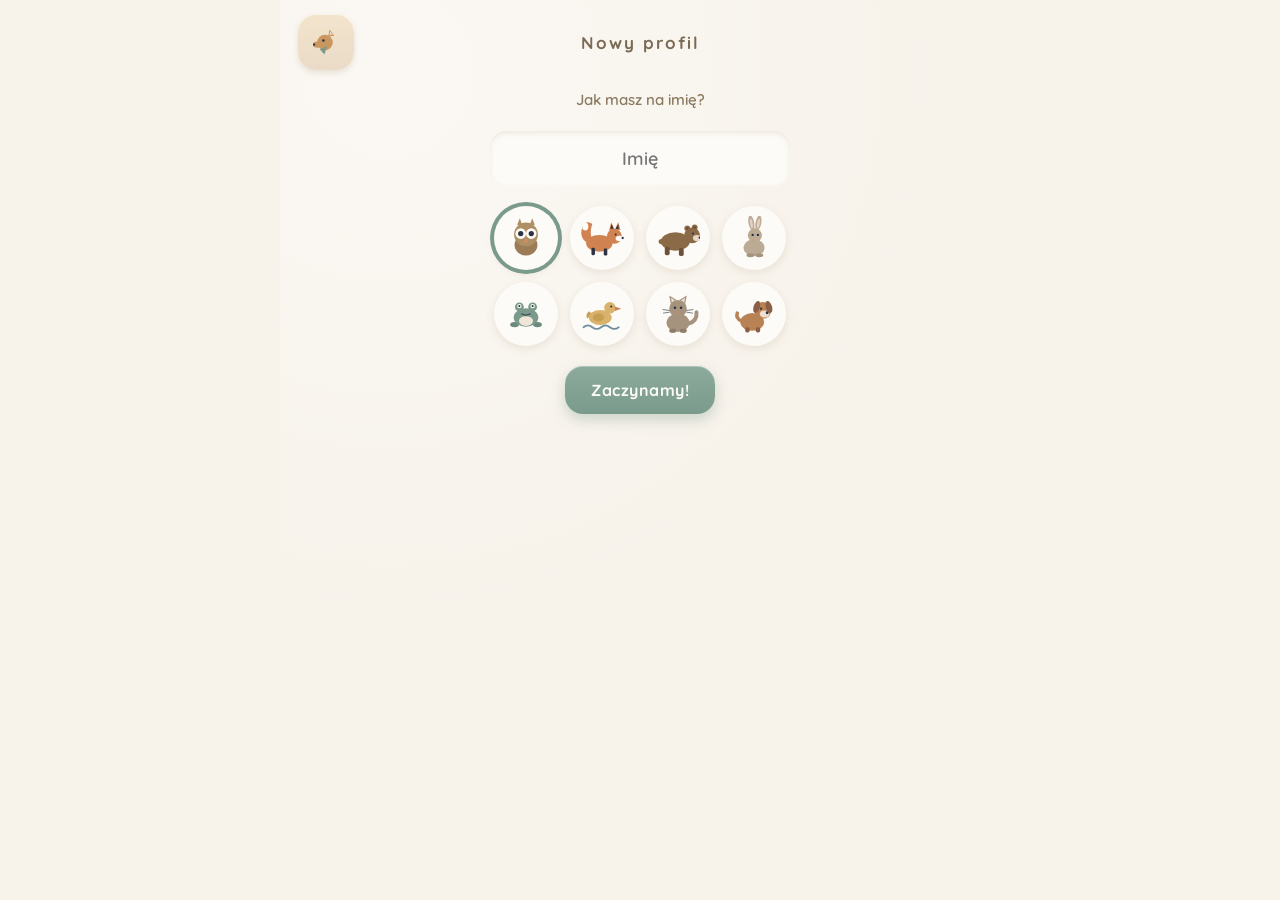
<file: lingaroo/index.html>
<!DOCTYPE html>
<html lang="pl">
<head>
  <meta charset="utf-8">
  <meta name="viewport" content="width=device-width, initial-scale=1, viewport-fit=cover">
  <title>Kage &amp; Kiki — angielski dla dzieci, spokojnie</title>
  <meta name="description" content="Kage i Kiki — spokojna gra do nauki angielskiego dla dzieci. Bez reklam, bez punktów, bez presji czasu. Drewno, len i matowy papier zamiast neonów.">
  <meta name="theme-color" content="#F7F2EA">
  <link rel="manifest" href="manifest.webmanifest">
  <link rel="icon" href="icons/icon-192.png?v=26">
  <link rel="apple-touch-icon" href="icons/icon-192.png?v=26">
  <meta name="apple-mobile-web-app-capable" content="yes">
  <meta name="apple-mobile-web-app-status-bar-style" content="default">
  <meta name="apple-mobile-web-app-title" content="Kage & Kiki">
  <link rel="preconnect" href="https://fonts.googleapis.com">
  <link rel="preconnect" href="https://fonts.gstatic.com" crossorigin>
  <link rel="stylesheet" href="https://fonts.googleapis.com/css2?family=Quicksand:wght@500;600;700&display=swap">
  <link rel="stylesheet" href="css/style.css?v=26">
</head>
<body>
  <div id="app"></div>
  <script src="js/data.js?v=26"></script>
  <script src="js/audio.js?v=26"></script>
  <script src="js/app.js?v=26"></script>
</body>
</html>
</file>
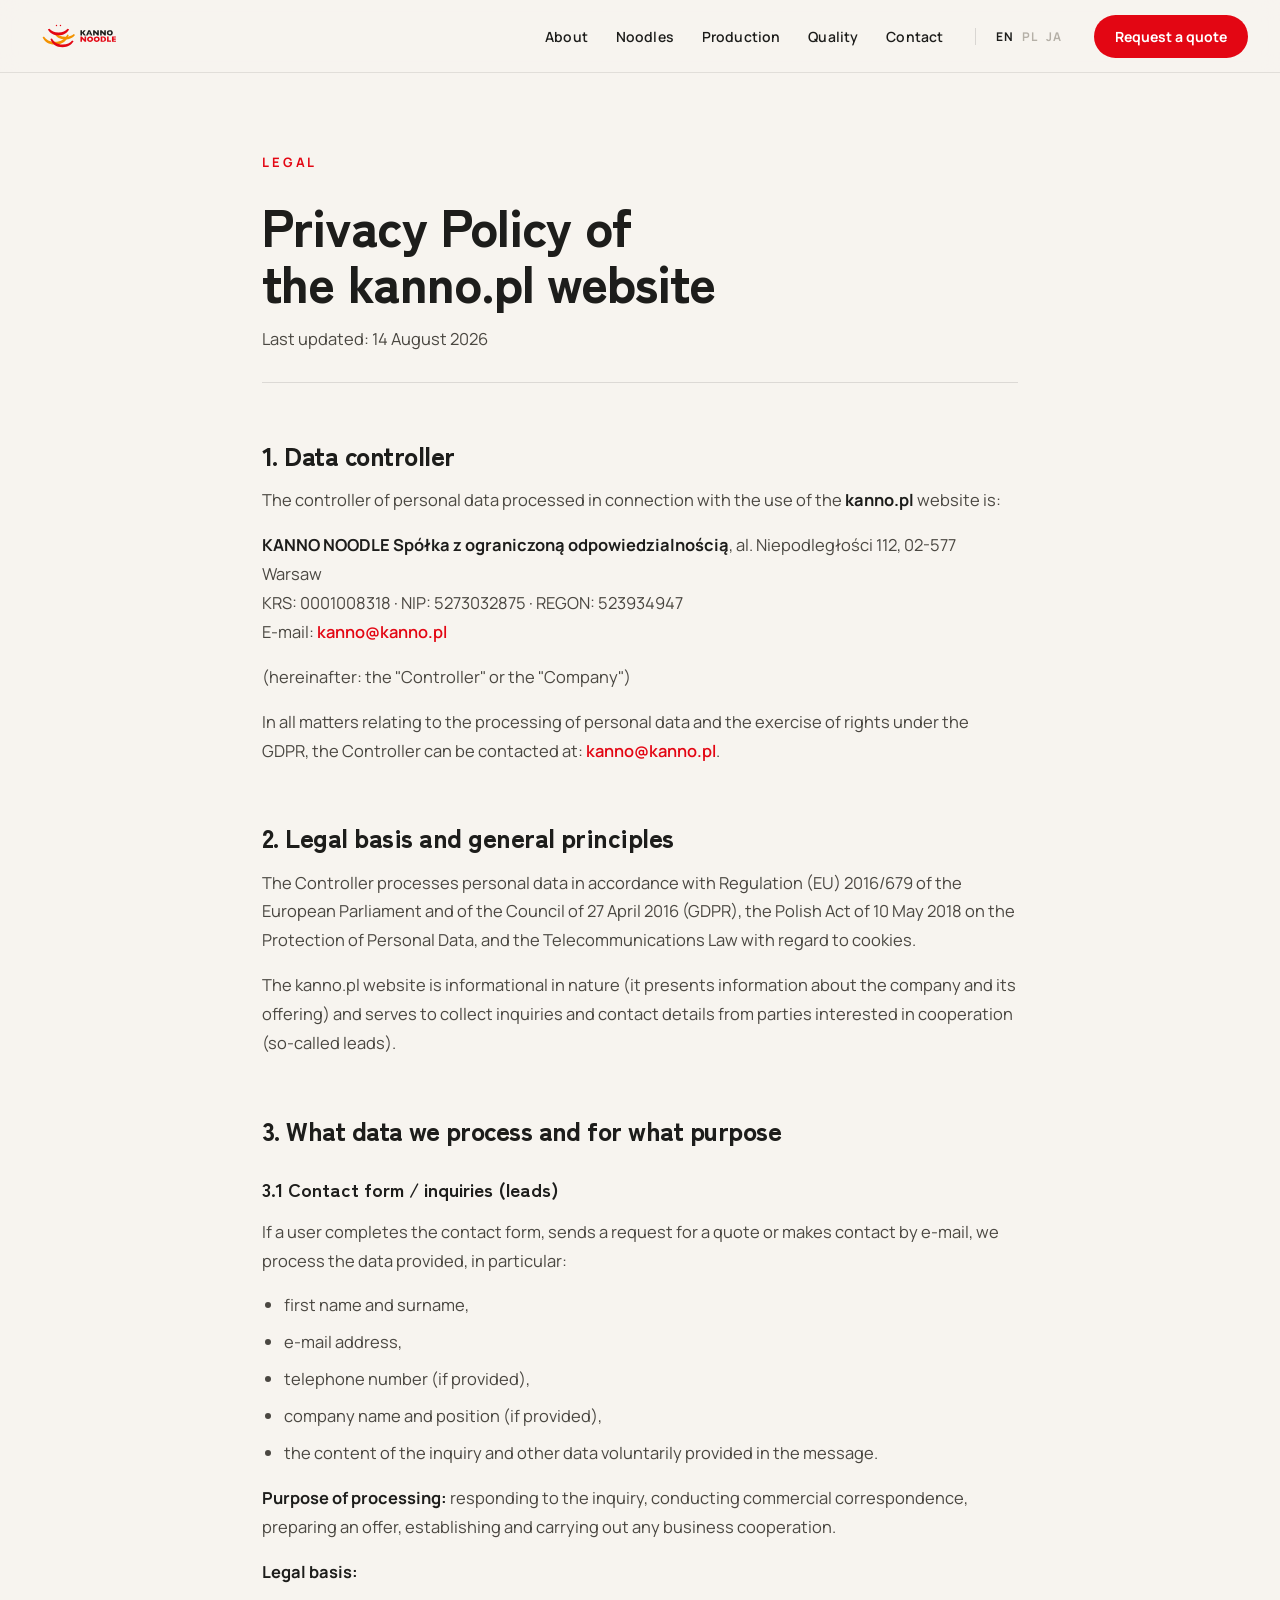
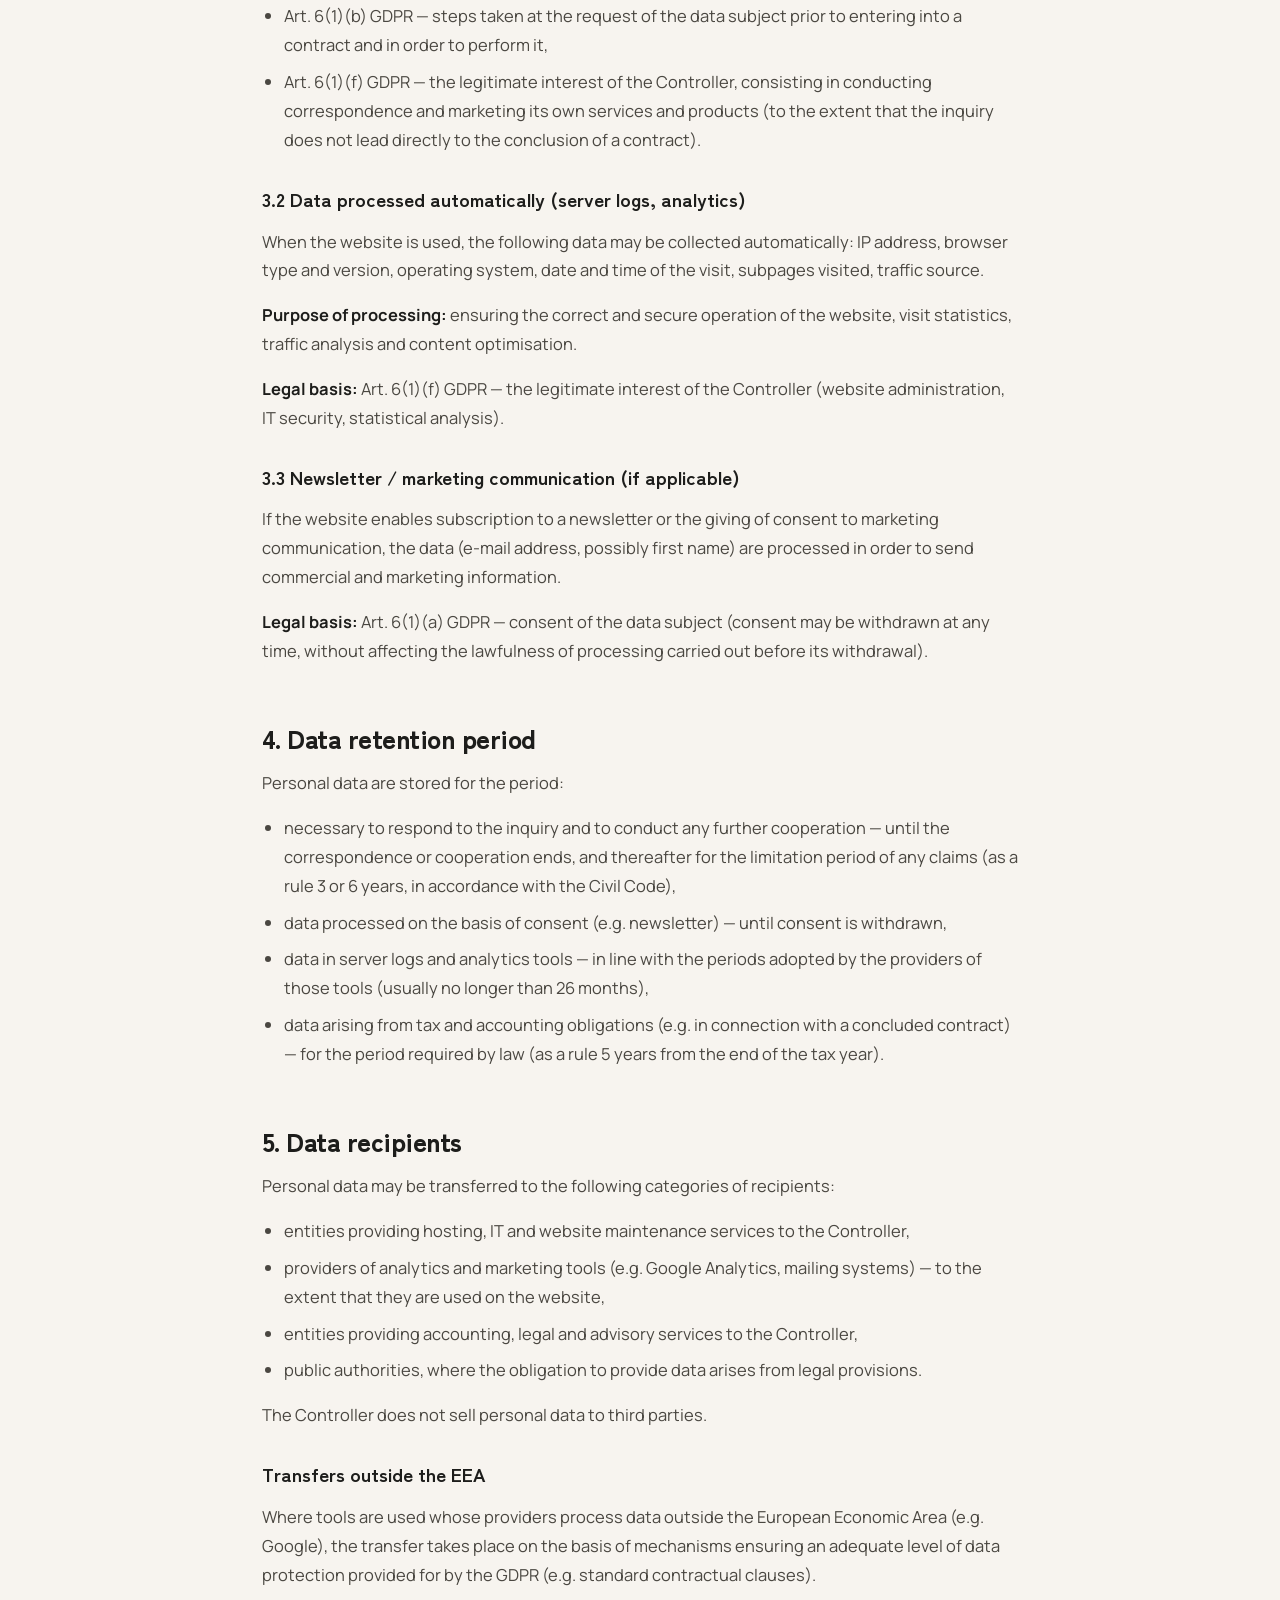
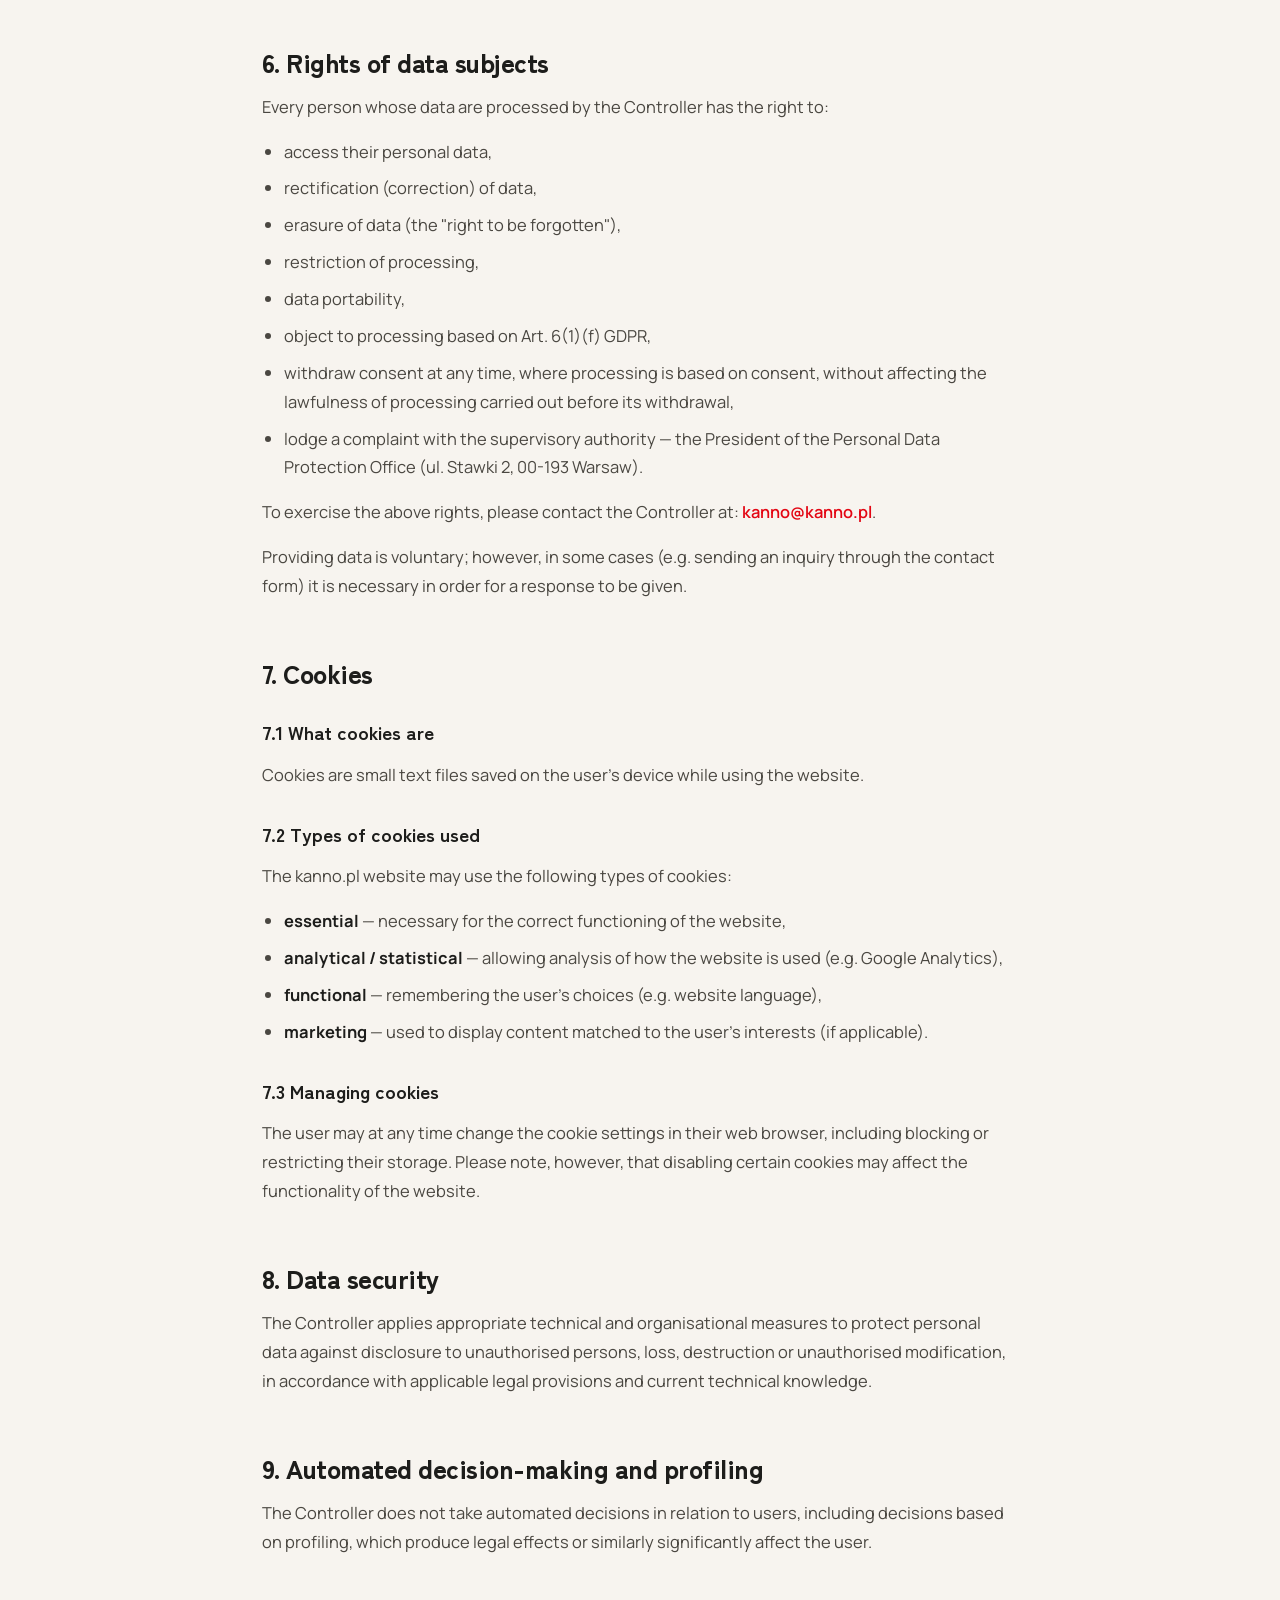
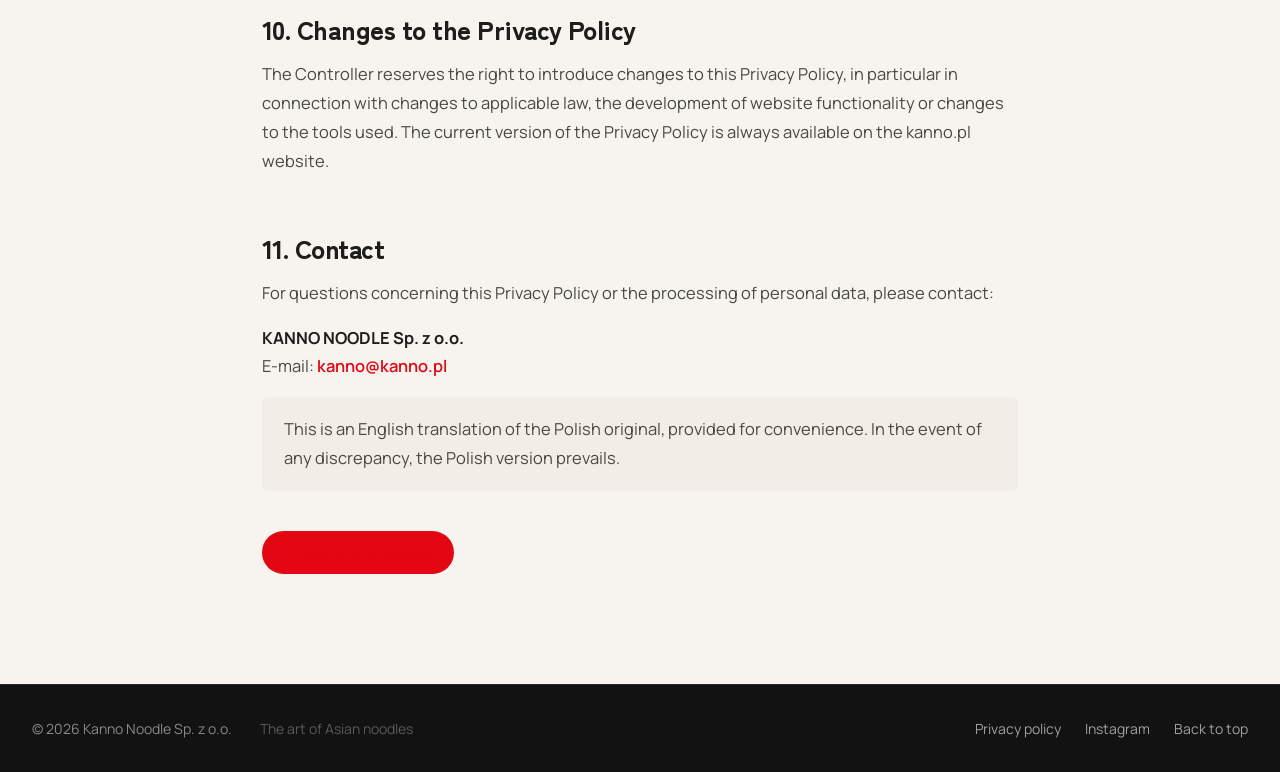
<file: privacy.html>
<!doctype html>
<html lang="en">
<head>
  <meta charset="utf-8">
  <title>Privacy Policy — Kanno Noodle</title>
  <meta name="viewport" content="width=device-width, initial-scale=1">
  <meta name="description" content="Privacy policy of the kanno.pl website — how Kanno Noodle Sp. z o.o. processes personal data under the GDPR, and how cookies are used.">
  <meta name="robots" content="index, follow">
  <link rel="icon" type="image/svg+xml" href="assets/favicon.svg">
  <link rel="preconnect" href="https://fonts.googleapis.com">
  <link rel="preconnect" href="https://fonts.gstatic.com" crossorigin>
  <link href="https://fonts.googleapis.com/css2?family=Manrope:wght@400;500;600;700;800&family=Zen+Kaku+Gothic+New:wght@500;700;900&display=swap" rel="stylesheet">
  <link rel="stylesheet" href="css/style.css">
</head>
<body>

<header class="site-header">
  <div class="header-inner">
    <a href="index.html" class="brand"><img src="assets/logo.svg" alt="Kanno Noodle"></a>

    <nav class="nav" id="nav" aria-label="Main">
      <a href="index.html#about">About</a>
      <a href="index.html#products">Noodles</a>
      <a href="index.html#production">Production</a>
      <a href="index.html#quality">Quality</a>
      <a href="index.html#contact">Contact</a>
    </nav>

    <div class="lang" aria-label="Language">
      <span class="on">EN</span>
      <span>PL</span>
      <span>JA</span>
    </div>

    <a href="index.html#contact" class="btn btn-red header-cta">Request a quote</a>

    <button class="burger" id="burger" type="button" aria-label="Menu" aria-expanded="false" aria-controls="nav">
      <span></span><span></span><span></span>
    </button>
  </div>
</header>

<main class="legal" id="top">
  <div class="legal-inner">

    <div class="eyebrow eyebrow-red">Legal</div>
    <h1>Privacy Policy of the kanno.pl website</h1>
    <p class="legal-date">Last updated: 14 August 2026</p>

    <h2>1. Data controller</h2>
    <p>The controller of personal data processed in connection with the use of the <strong>kanno.pl</strong> website is:</p>
    <p><strong>KANNO NOODLE Spółka z ograniczoną odpowiedzialnością</strong>, al. Niepodległości 112, 02-577 Warsaw<br>
      KRS: 0001008318 · NIP: 5273032875 · REGON: 523934947<br>
      E-mail: <a href="mailto:kanno@kanno.pl">kanno@kanno.pl</a></p>
    <p>(hereinafter: the "Controller" or the "Company")</p>
    <p>In all matters relating to the processing of personal data and the exercise of rights under the GDPR, the Controller can be contacted at: <a href="mailto:kanno@kanno.pl">kanno@kanno.pl</a>.</p>

    <h2>2. Legal basis and general principles</h2>
    <p>The Controller processes personal data in accordance with Regulation (EU) 2016/679 of the European Parliament and of the Council of 27 April 2016 (GDPR), the Polish Act of 10 May 2018 on the Protection of Personal Data, and the Telecommunications Law with regard to cookies.</p>
    <p>The kanno.pl website is informational in nature (it presents information about the company and its offering) and serves to collect inquiries and contact details from parties interested in cooperation (so-called leads).</p>

    <h2>3. What data we process and for what purpose</h2>

    <h3>3.1 Contact form / inquiries (leads)</h3>
    <p>If a user completes the contact form, sends a request for a quote or makes contact by e-mail, we process the data provided, in particular:</p>
    <ul>
      <li>first name and surname,</li>
      <li>e-mail address,</li>
      <li>telephone number (if provided),</li>
      <li>company name and position (if provided),</li>
      <li>the content of the inquiry and other data voluntarily provided in the message.</li>
    </ul>
    <p><strong>Purpose of processing:</strong> responding to the inquiry, conducting commercial correspondence, preparing an offer, establishing and carrying out any business cooperation.</p>
    <p><strong>Legal basis:</strong></p>
    <ul>
      <li>Art. 6(1)(b) GDPR — steps taken at the request of the data subject prior to entering into a contract and in order to perform it,</li>
      <li>Art. 6(1)(f) GDPR — the legitimate interest of the Controller, consisting in conducting correspondence and marketing its own services and products (to the extent that the inquiry does not lead directly to the conclusion of a contract).</li>
    </ul>

    <h3>3.2 Data processed automatically (server logs, analytics)</h3>
    <p>When the website is used, the following data may be collected automatically: IP address, browser type and version, operating system, date and time of the visit, subpages visited, traffic source.</p>
    <p><strong>Purpose of processing:</strong> ensuring the correct and secure operation of the website, visit statistics, traffic analysis and content optimisation.</p>
    <p><strong>Legal basis:</strong> Art. 6(1)(f) GDPR — the legitimate interest of the Controller (website administration, IT security, statistical analysis).</p>

    <h3>3.3 Newsletter / marketing communication (if applicable)</h3>
    <p>If the website enables subscription to a newsletter or the giving of consent to marketing communication, the data (e-mail address, possibly first name) are processed in order to send commercial and marketing information.</p>
    <p><strong>Legal basis:</strong> Art. 6(1)(a) GDPR — consent of the data subject (consent may be withdrawn at any time, without affecting the lawfulness of processing carried out before its withdrawal).</p>

    <h2>4. Data retention period</h2>
    <p>Personal data are stored for the period:</p>
    <ul>
      <li>necessary to respond to the inquiry and to conduct any further cooperation — until the correspondence or cooperation ends, and thereafter for the limitation period of any claims (as a rule 3 or 6 years, in accordance with the Civil Code),</li>
      <li>data processed on the basis of consent (e.g. newsletter) — until consent is withdrawn,</li>
      <li>data in server logs and analytics tools — in line with the periods adopted by the providers of those tools (usually no longer than 26 months),</li>
      <li>data arising from tax and accounting obligations (e.g. in connection with a concluded contract) — for the period required by law (as a rule 5 years from the end of the tax year).</li>
    </ul>

    <h2>5. Data recipients</h2>
    <p>Personal data may be transferred to the following categories of recipients:</p>
    <ul>
      <li>entities providing hosting, IT and website maintenance services to the Controller,</li>
      <li>providers of analytics and marketing tools (e.g. Google Analytics, mailing systems) — to the extent that they are used on the website,</li>
      <li>entities providing accounting, legal and advisory services to the Controller,</li>
      <li>public authorities, where the obligation to provide data arises from legal provisions.</li>
    </ul>
    <p>The Controller does not sell personal data to third parties.</p>

    <h3>Transfers outside the EEA</h3>
    <p>Where tools are used whose providers process data outside the European Economic Area (e.g. Google), the transfer takes place on the basis of mechanisms ensuring an adequate level of data protection provided for by the GDPR (e.g. standard contractual clauses).</p>

    <h2>6. Rights of data subjects</h2>
    <p>Every person whose data are processed by the Controller has the right to:</p>
    <ul>
      <li>access their personal data,</li>
      <li>rectification (correction) of data,</li>
      <li>erasure of data (the "right to be forgotten"),</li>
      <li>restriction of processing,</li>
      <li>data portability,</li>
      <li>object to processing based on Art. 6(1)(f) GDPR,</li>
      <li>withdraw consent at any time, where processing is based on consent, without affecting the lawfulness of processing carried out before its withdrawal,</li>
      <li>lodge a complaint with the supervisory authority — the President of the Personal Data Protection Office (ul. Stawki 2, 00-193 Warsaw).</li>
    </ul>
    <p>To exercise the above rights, please contact the Controller at: <a href="mailto:kanno@kanno.pl">kanno@kanno.pl</a>.</p>
    <p>Providing data is voluntary; however, in some cases (e.g. sending an inquiry through the contact form) it is necessary in order for a response to be given.</p>

    <h2>7. Cookies</h2>

    <h3>7.1 What cookies are</h3>
    <p>Cookies are small text files saved on the user's device while using the website.</p>

    <h3>7.2 Types of cookies used</h3>
    <p>The kanno.pl website may use the following types of cookies:</p>
    <ul>
      <li><strong>essential</strong> — necessary for the correct functioning of the website,</li>
      <li><strong>analytical / statistical</strong> — allowing analysis of how the website is used (e.g. Google Analytics),</li>
      <li><strong>functional</strong> — remembering the user's choices (e.g. website language),</li>
      <li><strong>marketing</strong> — used to display content matched to the user's interests (if applicable).</li>
    </ul>

    <h3>7.3 Managing cookies</h3>
    <p>The user may at any time change the cookie settings in their web browser, including blocking or restricting their storage. Please note, however, that disabling certain cookies may affect the functionality of the website.</p>

    <h2>8. Data security</h2>
    <p>The Controller applies appropriate technical and organisational measures to protect personal data against disclosure to unauthorised persons, loss, destruction or unauthorised modification, in accordance with applicable legal provisions and current technical knowledge.</p>

    <h2>9. Automated decision-making and profiling</h2>
    <p>The Controller does not take automated decisions in relation to users, including decisions based on profiling, which produce legal effects or similarly significantly affect the user.</p>

    <h2>10. Changes to the Privacy Policy</h2>
    <p>The Controller reserves the right to introduce changes to this Privacy Policy, in particular in connection with changes to applicable law, the development of website functionality or changes to the tools used. The current version of the Privacy Policy is always available on the kanno.pl website.</p>

    <h2>11. Contact</h2>
    <p>For questions concerning this Privacy Policy or the processing of personal data, please contact:</p>
    <p><strong>KANNO NOODLE Sp. z o.o.</strong><br>
      E-mail: <a href="mailto:kanno@kanno.pl">kanno@kanno.pl</a></p>

    <p class="legal-note">This is an English translation of the Polish original, provided for convenience. In the event of any discrepancy, the Polish version prevails.</p>

    <a class="btn btn-red legal-back" href="index.html">← Back to the website</a>

  </div>
</main>

<footer class="site-footer">
  <div class="footer-inner">
    <span>© 2026 Kanno Noodle Sp. z o.o.</span>
    <span class="footer-tag">The art of Asian noodles</span>
    <div class="footer-links">
      <a href="privacy.html">Privacy policy</a>
      <a href="https://www.instagram.com/kannoseimenjo/" target="_blank" rel="noopener">Instagram</a>
      <a href="#top">Back to top</a>
    </div>
  </div>
</footer>

<script src="js/main.js"></script>
</body>
</html>
</file>
<file: kapco/css/style.css>
/* ==========================================================================
   KAP CO — Brand Guidelines
   Family system: Dark Green #004438 + Dark Grey #333333, Helvetica Neue.
   KAP CO accent: Harvest Gold #A68A4B; barley ear through the O. Harvest palette for packaging.
   ========================================================================== */

:root{
  --green:#004438;
  --green-deep:#00302a;
  --grey:#333333;
  --gold:#A68A4B;
  --ecru:#E1C68F;
  --champagne:#FAE7C9;
  --eggshell:#F0EADC;
  --platinum:#E8E7E3;
  --mustard:#FFD95D;
  --moss:#576238;
  --persian:#CF8852;
  --bean:#461312;

  --paper:#ffffff;
  --paper-2:#f6f4ef;      /* eggshell-leaning neutral, not a flat grey */
  --ink:#1f2a27;
  --muted:#6a716e;
  --line:rgba(31,42,39,.14);
  --line-strong:rgba(31,42,39,.3);

  --font:'Helvetica Neue',Helvetica,Arial,sans-serif;
  --rail:220px;
  --pad:48px;
}

*,*::before,*::after{box-sizing:border-box}
html{scroll-behavior:smooth;-webkit-text-size-adjust:100%}
@media (prefers-reduced-motion:reduce){html{scroll-behavior:auto}}
body{
  margin:0;
  font-family:var(--font);
  font-weight:400;
  color:var(--ink);
  background:var(--paper);
  -webkit-font-smoothing:antialiased;
  line-height:1.55;
  overflow-x:hidden;
}
img,svg{display:block;max-width:100%}
a{color:var(--green);text-decoration:none}
a:hover{text-decoration:underline}
:where(a,button,[tabindex]):focus-visible{outline:2px solid var(--gold);outline-offset:3px}
h1,h2,h3,h4{margin:0;font-weight:700;letter-spacing:-.02em;line-height:1.1;text-wrap:balance}
p{margin:0}
.skip{position:absolute;left:-9999px;top:0;z-index:99;background:var(--green);color:#fff;padding:10px 16px}
.skip:focus{left:12px;top:12px}

/* ------------------------------ frame ---------------------------------- */
.frame{display:grid;grid-template-columns:var(--rail) 1fr;min-height:100vh}
.rail{
  position:sticky;top:0;height:100vh;align-self:start;
  border-right:1px solid var(--line);padding:32px 24px;
  display:flex;flex-direction:column;gap:28px;background:var(--paper);
}
.rail-logo{width:120px}
.rail nav{display:flex;flex-direction:column;gap:2px}
.rail nav a{
  display:grid;grid-template-columns:28px 1fr;gap:8px;align-items:baseline;
  padding:7px 8px;border-radius:4px;color:var(--ink);font-size:14px;
}
.rail nav a:hover{background:var(--paper-2);text-decoration:none}
.rail nav a span{font-size:11px;color:var(--muted);font-variant-numeric:tabular-nums;letter-spacing:.04em}
.rail-foot{margin-top:auto;font-size:12px;color:var(--muted);line-height:1.5}

.pages{min-width:0}

/* ------------------------------ page ----------------------------------- */
.page{
  padding:40px var(--pad) 72px;
  border-bottom:1px solid var(--line);
  scroll-margin-top:0;
}
.running{
  display:flex;justify-content:space-between;align-items:baseline;
  font-size:12px;color:var(--muted);letter-spacing:.02em;
  padding-bottom:12px;border-bottom:1px solid var(--line-strong);margin-bottom:48px;
}
.running b{color:var(--ink);font-weight:700}
.page-title{display:grid;grid-template-columns:minmax(0,1fr) minmax(0,1.4fr);gap:40px;margin-bottom:48px;align-items:end}
.page-title h2{font-size:40px}
.page-title .lede{font-size:17px;color:var(--grey);max-width:60ch;line-height:1.55}
.chapter{font-size:12px;letter-spacing:.14em;text-transform:uppercase;color:var(--muted);margin-bottom:10px;display:block}

.cover{
  background:var(--green);color:#fff;position:relative;overflow:hidden;
  min-height:560px;display:flex;flex-direction:column;justify-content:space-between;
  padding:40px var(--pad) 40px;border-bottom:0;
}
.cover .corner{position:absolute;top:0;right:0;width:180px;height:180px}
.cover .corner path{fill:var(--gold)}
.cover-logo{width:min(520px,70%);margin-top:110px}
.cover-meta{display:flex;justify-content:space-between;align-items:end;gap:24px;flex-wrap:wrap;margin-top:56px}
.cover-meta h1{font-size:34px;font-weight:300;letter-spacing:-.01em}
.cover-meta p{font-size:13px;opacity:.8}

/* ------------------------------ index ---------------------------------- */
.index{display:grid;grid-template-columns:repeat(2,minmax(0,1fr));gap:0 48px;max-width:760px}
.index a{
  display:grid;grid-template-columns:36px 1fr;gap:12px;padding:14px 0;
  border-bottom:1px solid var(--line);color:var(--ink);font-size:18px;font-weight:300;
}
.index a span{font-size:12px;color:var(--muted);align-self:center;letter-spacing:.06em}
.index a:hover{text-decoration:none;color:var(--green)}

/* ---------------------------- strategy --------------------------------- */
.strategy{display:grid;grid-template-columns:1.1fr .9fr;gap:56px;align-items:start}
.pyramid{display:flex;flex-direction:column;gap:6px}
.pyramid > div{
  padding:18px 22px;border:1px solid var(--line-strong);border-radius:3px;
  display:grid;grid-template-columns:150px 1fr;gap:16px;align-items:baseline;
}
.pyramid > div.idea{background:var(--green);color:#fff;border-color:var(--green)}
.pyramid > div.idea .lab{color:var(--gold)}
.pyramid .lab{font-size:11px;letter-spacing:.14em;text-transform:uppercase;color:var(--muted)}
.pyramid p{font-size:15px;line-height:1.5}
.pyramid .idea p{font-size:22px;font-weight:700;line-height:1.2;letter-spacing:-.01em}
.persona{display:flex;flex-wrap:wrap;gap:10px 18px;margin-top:20px;align-items:baseline}
.persona span{color:var(--green);font-weight:700;font-size:26px;letter-spacing:-.02em}
.persona span:nth-child(2n){font-weight:300;font-size:22px}
.persona span:nth-child(3n){font-size:32px}
.facts{display:grid;gap:14px;margin-top:8px}
.facts div{padding:14px 0;border-top:1px solid var(--line)}
.facts b{display:block;font-size:14px;margin-bottom:4px}
.facts p{font-size:14px;color:var(--grey)}
.products{display:flex;flex-wrap:wrap;gap:8px;margin-top:8px}
.products span{padding:6px 12px;border:1px solid var(--line-strong);border-radius:2px;font-size:14px}
.products span i{font-style:normal;color:var(--muted)}

/* ----------------------------- family ---------------------------------- */
.family{display:grid;grid-template-columns:repeat(3,minmax(0,1fr));gap:24px}
.family figure{
  margin:0;border:1px solid var(--line);border-radius:3px;padding:32px 28px 20px;
  display:flex;flex-direction:column;justify-content:space-between;gap:24px;min-height:200px;
}
.family figure.is-new{border-color:var(--gold);background:var(--paper-2)}
.family img{width:100%;max-height:96px;object-fit:contain;object-position:left center}
.family figcaption{font-size:13px;color:var(--muted);display:flex;flex-direction:column;gap:4px}
.family figcaption b{color:var(--ink);font-weight:400}
.swatch-dot{display:inline-block;width:10px;height:10px;border-radius:50%;vertical-align:-1px;margin-right:6px}
.rule-list{display:grid;grid-template-columns:repeat(3,minmax(0,1fr));gap:32px;margin-top:40px}
.rule-list h4{font-size:15px;margin-bottom:8px}
.rule-list p{font-size:14px;color:var(--grey);max-width:38ch}

/* ----------------------------- logotype -------------------------------- */
.logo-grid{display:grid;grid-template-columns:repeat(2,minmax(0,1fr));gap:24px}
.logo-tile{
  border:1px solid var(--line);border-radius:3px;min-height:260px;
  display:grid;grid-template-rows:1fr auto;padding:40px 40px 18px;
}
.logo-tile img{width:78%;margin:auto}
.logo-tile.dark{background:var(--green);border-color:var(--green)}
.logo-tile.black{background:#0a0a0a;border-color:#0a0a0a}
.logo-tile.grain-bg{background:var(--champagne)}
.logo-tile figcaption{font-size:12px;color:var(--muted);display:flex;justify-content:space-between;margin-top:20px}
.logo-tile.dark figcaption,.logo-tile.black figcaption{color:rgba(255,255,255,.75)}
.logo-tile.hero{grid-column:1/-1;min-height:360px}
.logo-tile.hero img{width:64%}

.construction{display:grid;grid-template-columns:1.3fr .7fr;gap:48px;align-items:start;margin-top:56px}
.construction svg{width:100%;height:auto}
.spec{font-size:14px;display:grid;gap:0}
.spec div{display:grid;grid-template-columns:1fr auto;gap:16px;padding:10px 0;border-bottom:1px solid var(--line);font-variant-numeric:tabular-nums}
.spec div span:last-child{font-weight:700}
.spec .note{display:block;font-size:13px;color:var(--muted);padding-top:12px;border:0}

.two{display:grid;grid-template-columns:repeat(2,minmax(0,1fr));gap:24px;margin-top:56px}
.panel{border:1px solid var(--line);border-radius:3px;padding:32px}
.panel h3{font-size:18px;margin-bottom:6px}
.panel .sub{font-size:13px;color:var(--muted);margin-bottom:24px}
.minsize{display:flex;align-items:flex-end;gap:40px;flex-wrap:wrap}
.minsize div{display:flex;flex-direction:column;gap:8px;font-size:12px;color:var(--muted)}
.minsize img{height:auto}

.donts{display:grid;grid-template-columns:repeat(3,minmax(0,1fr));gap:16px;margin-top:56px}
.dont{border:1px solid var(--line);border-radius:3px;padding:20px;display:grid;gap:14px;font-size:13px;color:var(--grey)}
.dont .box{height:76px;display:flex;align-items:center;justify-content:center;position:relative;overflow:hidden;background:var(--paper-2)}
.dont .box img{width:70%}
.dont .box::after{content:"";position:absolute;inset:0;background:linear-gradient(to top right,transparent 49.4%,#c40d3c 49.4%,#c40d3c 50.6%,transparent 50.6%)}
.dont .box.stretch img{transform:scaleX(1.5)}
.dont .box.tilt img{transform:rotate(-12deg)}
.dont .box.recolor{filter:hue-rotate(300deg) saturate(3)}
.dont .box.lowc{background:var(--moss)}
.dont .box.earbig img{transform:scale(1.35) translateX(-8%)}

/* ----------------------------- colours --------------------------------- */
.swatches{display:grid;grid-template-columns:repeat(4,minmax(0,1fr));gap:20px}
.swatches.core{grid-template-columns:repeat(3,minmax(0,1fr))}
.sw{border:1px solid var(--line);border-radius:3px;overflow:hidden}
.sw .chip{height:120px}
.sw .chip.light{border-bottom:1px solid var(--line)}
.sw dl{margin:0;padding:14px 16px;display:grid;grid-template-columns:auto 1fr;gap:3px 12px;font-size:12px;color:var(--muted);font-variant-numeric:tabular-nums}
.sw dl dt{margin:0}
.sw dl dd{margin:0;color:var(--ink)}
.sw dl .name{grid-column:1/-1;font-size:15px;color:var(--ink);font-weight:700;margin-bottom:4px}
.sw dl .role{grid-column:1/-1;color:var(--muted);margin-top:6px}
h3.group{font-size:13px;letter-spacing:.14em;text-transform:uppercase;color:var(--muted);margin:48px 0 16px;font-weight:400}
h3.group:first-of-type{margin-top:0}
.proportion{display:grid;grid-template-columns:52fr 24fr 12fr 8fr 4fr;height:44px;border-radius:3px;overflow:hidden;margin-top:12px}
.proportion span{display:flex;align-items:end;padding:6px 8px;font-size:11px;letter-spacing:.04em;text-transform:uppercase;white-space:nowrap;overflow:hidden}
.pairs{display:grid;grid-template-columns:repeat(5,minmax(0,1fr));gap:12px;margin-top:12px}
.pair{border-radius:3px;padding:16px 14px;min-height:92px;display:flex;flex-direction:column;justify-content:space-between;font-size:13px}
.pair b{font-size:20px;font-weight:300;letter-spacing:-.01em}

/* ---------------------------- typography ------------------------------- */
.typeset{display:grid;grid-template-columns:1fr 1fr;gap:48px}
.specimen{display:grid;gap:22px}
.specimen div{border-bottom:1px solid var(--line);padding-bottom:16px;display:grid;grid-template-columns:150px 1fr;gap:16px;align-items:baseline}
.specimen small{font-size:12px;color:var(--muted)}
.specimen .l{font-weight:300;font-size:30px;line-height:1.1}
.specimen .r{font-weight:400;font-size:30px;line-height:1.1}
.specimen .b{font-weight:700;font-size:30px;line-height:1.1}
.specimen .aux{font-family:Arial,Helvetica,sans-serif;font-size:22px}
.hier{border:1px solid var(--line);border-radius:3px;padding:36px;display:grid;gap:18px}
.hier .h1{font-size:34px;font-weight:700;letter-spacing:-.02em;line-height:1.1}
.hier .h2{font-size:20px;font-weight:300;color:var(--green)}
.hier .body{font-size:15px;line-height:1.6;color:var(--grey);max-width:62ch}
.hier .cap{font-size:12px;letter-spacing:.12em;text-transform:uppercase;color:var(--muted)}
.hier .meta{display:flex;justify-content:space-between;font-size:12px;color:var(--muted);border-top:1px solid var(--line);padding-top:12px}

/* ----------------------------- packaging ------------------------------- */
.coding{display:grid;grid-template-columns:repeat(6,minmax(0,1fr));gap:12px;margin-bottom:48px}
.code{border-radius:3px;padding:16px 14px;min-height:118px;display:flex;flex-direction:column;justify-content:space-between}
.code b{display:block;font-size:17px;font-weight:700;letter-spacing:-.01em}
.code i{font-style:normal;font-size:12px;opacity:.75}
.code small{font-size:11px;font-variant-numeric:tabular-nums;letter-spacing:.04em}

.shelf{
  background:var(--paper-2);border-radius:3px;padding:48px 32px 0;
  display:grid;grid-template-columns:repeat(5,minmax(0,1fr));gap:20px;align-items:end;
  border-bottom:10px solid var(--platinum);
}
.pack{
  position:relative;aspect-ratio:3/4.4;border-radius:10px 10px 4px 4px;
  padding:14px 14px 12px;display:grid;grid-template-rows:auto 1fr auto;gap:8px;
  box-shadow:0 14px 24px -14px rgba(31,42,39,.45), inset 0 -18px 0 -10px rgba(0,0,0,.06);
  color:var(--green);overflow:hidden;
}
.pack::before{content:"";position:absolute;left:10%;right:10%;top:0;height:9px;border-bottom:1px dashed rgba(0,0,0,.18)}
.pack.on-dark{color:#fff}
.pack .top{display:flex;justify-content:space-between;align-items:start;padding-top:6px}
.pack .top img{width:44%}
.pack .top span{font-size:9px;letter-spacing:.1em;text-transform:uppercase;opacity:.7;text-align:right;line-height:1.3}
.pack .name{align-self:end;display:grid;gap:3px;padding-right:36%}
.pack .name b{font-size:clamp(16px,1.75vw,24px);font-weight:300;line-height:1;letter-spacing:-.02em}
.pack .name i{font-style:normal;font-size:11px;opacity:.8}
.pack .foot{display:flex;justify-content:space-between;align-items:end;border-top:1px solid currentColor;padding-top:8px;font-size:11px;font-variant-numeric:tabular-nums}
.pack .foot b{font-size:15px;font-weight:700}
.pack .window{
  position:absolute;right:12px;top:34%;width:30%;aspect-ratio:1/1.5;border-radius:40px;
  background:repeating-linear-gradient(135deg,rgba(255,255,255,.55) 0 3px,rgba(0,0,0,.08) 3px 5px);
  border:2px solid currentColor;opacity:.9;
}
.pack.flour .window{background:rgba(255,255,255,.85)}
.pack .grain-mark{position:absolute;right:14px;top:14px;width:22px}

.anatomy{display:grid;grid-template-columns:1fr 1fr;gap:48px;margin-top:56px;align-items:start}
.anatomy ol{margin:0;padding-left:20px;display:grid;gap:10px;font-size:14px;color:var(--grey)}
.anatomy ol b{color:var(--ink)}
.label{
  border:1px solid var(--line-strong);border-radius:3px;padding:20px;background:var(--eggshell);
  display:grid;gap:10px;font-size:12px;color:var(--ink);position:relative;
}
.label .lrow{display:flex;justify-content:space-between;gap:12px;align-items:baseline}
.label .lrow.big{font-size:22px;font-weight:300;padding:6px 0;border-bottom:1px solid var(--line-strong)}
.label .tag{position:absolute;width:18px;height:18px;border-radius:50%;background:var(--green);color:#fff;font-size:10px;font-weight:700;display:grid;place-items:center}
.label .grid{display:grid;grid-template-columns:1fr 1fr;gap:6px 16px}
.label .nutri{border:1px solid var(--line-strong);padding:8px 10px;display:grid;grid-template-columns:1fr auto;gap:2px 12px;font-variant-numeric:tabular-nums;background:#fff}
.label .nutri b{grid-column:1/-1;border-bottom:1px solid var(--line-strong);padding-bottom:4px;margin-bottom:2px}
.label .ean{height:34px;background:repeating-linear-gradient(90deg,#1f2a27 0 2px,transparent 2px 4px,#1f2a27 4px 5px,transparent 5px 8px,#1f2a27 8px 11px,transparent 11px 13px);width:120px}

.pattern{
  margin-top:56px;height:220px;border-radius:3px;background-color:var(--paper);border:1px solid var(--line);
  background-image:url("data:image/svg+xml,%3Csvg xmlns='http://www.w3.org/2000/svg' viewBox='0 0 80 80'%3E%3Cpath fill='%23A68A4B' d='M20 12h30v30h-9V21H20z'/%3E%3C/svg%3E");
  background-size:64px 64px;display:grid;place-items:center;
}
.pattern img{width:220px;background:var(--paper);padding:14px 22px}
.pattern.green{background-color:var(--green);border-color:var(--green);
  background-image:url("data:image/svg+xml,%3Csvg xmlns='http://www.w3.org/2000/svg' viewBox='0 0 80 80'%3E%3Cpath fill='%23125e50' d='M20 12h30v30h-9V21H20z'/%3E%3C/svg%3E")}
.pattern.green img{background:var(--green)}

/* ---------------------------- stationery ------------------------------- */
.stationery{display:grid;grid-template-columns:1fr 1fr;gap:24px}
.cards{display:grid;gap:20px;background:var(--paper-2);padding:40px;border-radius:3px;justify-items:center}
.card{width:300px;aspect-ratio:85/55;border-radius:3px;box-shadow:0 10px 24px -14px rgba(31,42,39,.5);position:relative;overflow:hidden;background:#fff;padding:20px;display:grid;grid-template-rows:auto 1fr auto}
.card img{width:100px}
.card.back{background:var(--green);display:grid;place-items:center}
.card.back img{width:150px}
.card .corner{position:absolute;top:0;right:0;width:44px;height:44px}
.card .corner path{fill:var(--gold)}
.card .who{align-self:end;font-size:10px;line-height:1.45;color:var(--grey)}
.card .who b{display:block;font-size:12px;color:var(--ink)}
.card .lines{font-size:9px;color:var(--muted);display:flex;justify-content:space-between;border-top:1px solid var(--line);padding-top:6px}
.sig{background:var(--paper-2);padding:40px;border-radius:3px;display:grid;place-items:center}
.sig .mail{background:#fff;padding:28px 32px;width:100%;max-width:440px;border-radius:3px;box-shadow:0 10px 24px -14px rgba(31,42,39,.5);font-size:13px;line-height:1.5;color:var(--grey)}
.sig .mail p+p{margin-top:12px}
.sig .mail .sigblock{margin-top:20px;padding-top:16px;border-top:1px solid var(--line);display:grid;gap:4px}
.sig .mail .sigblock b{color:var(--ink)}
.sig .mail img{width:96px;margin-top:10px}

/* ------------------------------ files ---------------------------------- */
.files{display:grid;grid-template-columns:repeat(3,minmax(0,1fr));gap:24px}
.files ul{list-style:none;margin:0;padding:0;display:grid;gap:0}
.files li{display:flex;justify-content:space-between;gap:12px;padding:9px 0;border-bottom:1px solid var(--line);font-size:14px}
.files li span{color:var(--muted);font-size:12px}
.files h3{font-size:15px;margin-bottom:8px}
.note{font-size:13px;color:var(--muted);max-width:70ch;margin-top:24px;line-height:1.55}

/* ----------------------------- responsive ------------------------------ */
@media (max-width:1180px){
  .swatches{grid-template-columns:repeat(2,minmax(0,1fr))}
  .coding{grid-template-columns:repeat(3,minmax(0,1fr))}
  .donts{grid-template-columns:repeat(2,minmax(0,1fr))}
  .family{grid-template-columns:repeat(2,minmax(0,1fr))}
  .pairs{grid-template-columns:repeat(3,minmax(0,1fr))}
}
@media (max-width:960px){
  :root{--pad:24px}
  .frame{grid-template-columns:1fr}
  .rail{position:static;height:auto;border-right:0;border-bottom:1px solid var(--line);flex-direction:row;flex-wrap:wrap;align-items:center;padding:16px 24px;gap:16px}
  .rail nav{flex-direction:row;flex-wrap:wrap;gap:4px}
  .rail nav a{grid-template-columns:1fr;font-size:13px;padding:5px 8px}
  .rail nav a span{display:none}
  .rail-foot{display:none}
  .page-title,.strategy,.construction,.two,.typeset,.anatomy,.stationery,.logo-grid{grid-template-columns:1fr}
  .shelf{grid-template-columns:repeat(3,minmax(0,1fr))}
  .files,.rule-list{grid-template-columns:1fr}
  .index{grid-template-columns:1fr}
  .cover-meta h1{font-size:26px}
  .page-title h2{font-size:32px}
}
@media (max-width:600px){
  .shelf{grid-template-columns:repeat(2,minmax(0,1fr))}
  .swatches,.swatches.core,.coding,.pairs,.family,.donts{grid-template-columns:1fr}
  .cover .corner{width:110px;height:110px}
  .pyramid > div{grid-template-columns:1fr}
}
@media print{
  .rail{display:none}
  .frame{display:block}
  .page{break-inside:avoid;page-break-inside:avoid;border:0;padding:24px 32px}
  .cover{min-height:auto}
}
</file>
<file: lingaroo/css/style.css>
/* Kage & Kiki (dawniej LingaRoo) — spokojna technologia.
 * Zasady: żadnych neonów, mignięć i konfetti. Ruch tylko powolny i celowy
 * (oddech, kiwnięcie, podskok bohatera). Materiały: drewno, len, matowy
 * papier, tablica kredowa. Duże cele dotykowe (min. 56 px). */

:root {
  --cream: #F7F2EA;
  --paper: #FDFBF7;
  --card: #FBF7EF;
  --wood-hi: #F3E4CC;
  --wood: #EADBC8;
  --wood-mid: #D9C6A3;
  --wood-deep: #C7B18C;
  --board: #46564C;
  --board-txt: #D9CFB8;
  --ink: #2D3142;
  --brown: #7A6A54;
  --brown-soft: #8A7A5F;
  --sage: #7A9A8B;
  --sage-hi: #8CAB9C;
  --sage-pale: #B7CFC2;
  --terra: #D98A6C;
  --terra-hi: #E7A98A;
  --dim: #E9E0D0;
  --dim-txt: #B3A78F;
  --line: #E2D9C6;
  --shadow-wood: 0 3px 6px rgba(150, 120, 80, 0.18), inset 0 1px 0 rgba(255, 255, 255, 0.6);
  --font: 'Quicksand', ui-rounded, 'Segoe UI', system-ui, -apple-system, sans-serif;
}

* { margin: 0; padding: 0; box-sizing: border-box; }

html, body {
  height: 100%;
  background: var(--cream);
  font-family: var(--font);
  color: var(--ink);
  -webkit-tap-highlight-color: transparent;
  -webkit-user-select: none;
  user-select: none;
  touch-action: manipulation;
  overscroll-behavior: none;
}

#app {
  min-height: 100dvh;
  display: flex;
  flex-direction: column;
  max-width: 720px;
  margin: 0 auto;
  padding: max(14px, env(safe-area-inset-top)) 18px max(14px, env(safe-area-inset-bottom));
  background-image: radial-gradient(circle at 15% 8%, rgba(255, 255, 255, 0.5), transparent 55%);
}

button {
  font-family: inherit;
  border: none;
  cursor: pointer;
  background: none;
  color: inherit;
}

svg { display: block; width: 100%; height: 100%; }

/* ── Ruch: wolny i celowy ── */
/* Animacja nadpisuje cały transform, więc niesie też centrowanie -50%. */
@keyframes roo-jump { 0%, 100% { transform: translate(-50%, 0); } 50% { transform: translate(-50%, -8px); } }
@keyframes roo-tilt { 0%, 100% { transform: rotate(-4deg); } 50% { transform: rotate(4deg); } }
@keyframes roo-hop  { 0%, 100% { transform: translateY(0); } 40% { transform: translateY(-14px); } 60% { transform: translateY(-14px); } }
@keyframes roo-nod  { 0%, 100% { transform: rotate(0deg); } 50% { transform: rotate(-8deg); } }
@keyframes breathe  { 0%, 100% { transform: translateY(0); } 50% { transform: translateY(-4px); } }
@keyframes ping-ring { 0% { transform: scale(0.6); opacity: 0.55; } 100% { transform: scale(2.1); opacity: 0; } }
@keyframes chalk-in { from { opacity: 0; transform: translateY(4px); } to { opacity: 1; transform: translateY(0); } }
@keyframes fade-in  { from { opacity: 0; } to { opacity: 1; } }
@keyframes wobble   { 0%, 100% { transform: rotate(0); } 25% { transform: rotate(-2.5deg); } 75% { transform: rotate(2.5deg); } }
@keyframes nudge    { 0%, 100% { transform: scale(1); } 35% { transform: scale(1.035); } }

@media (prefers-reduced-motion: reduce) {
  * { animation-duration: 0.01ms !important; animation-iteration-count: 1 !important; transition-duration: 0.01ms !important; }
}

.screen { display: flex; flex-direction: column; flex: 1; animation: fade-in 0.35s ease both; }

/* ── Pasek górny ── */
.topbar { display: flex; align-items: center; justify-content: space-between; gap: 12px; }
.topbar .title {
  font-weight: 700;
  font-size: 17px;
  letter-spacing: 2px;
  color: var(--brown);
  text-align: center;
  flex: 1;
}

.woodbtn {
  width: 56px;
  height: 56px;
  flex: none;
  border-radius: 18px;
  background: linear-gradient(180deg, var(--wood-hi), var(--wood));
  box-shadow: var(--shadow-wood);
  display: flex;
  align-items: center;
  justify-content: center;
  transition: transform 0.15s ease;
}
.woodbtn:active { transform: scale(0.96); }
.woodbtn > div, .woodbtn > svg { width: 26px; height: 26px; }
.woodbtn.subtle { opacity: 0.7; }

/* ── Ekran główny: duet Kage & Kiki, dymek z prawej ── */
.hero { display: flex; align-items: flex-start; justify-content: center; gap: 10px; margin: 8px 0 2px; }
.hero .roo { width: clamp(120px, 34vw, 156px); height: 118px; flex: none; animation: breathe 4s ease-in-out infinite; }
/* Ilustracje bliźniaków patrzą w prawo już w plikach — bez odbicia. */
[data-roo] img { width: 100%; height: 100%; object-fit: contain; display: block; }
.hero .bubble {
  position: relative;
  margin-top: 14px;
  background: var(--paper);
  border-radius: 18px;
  padding: 11px 16px;
  box-shadow: 0 4px 10px rgba(150, 120, 80, 0.14);
  font-weight: 600;
  font-size: 16px;
  color: var(--brown);
}
/* Ogonek dymka celuje w lewo, w stronę bohaterów. */
.hero .bubble::after {
  content: '';
  position: absolute;
  left: -6px;
  top: 18px;
  width: 14px;
  height: 14px;
  background: var(--paper);
  border-radius: 2px;
  transform: rotate(45deg);
  box-shadow: -3px 3px 6px rgba(150, 120, 80, 0.08);
}
.hero .bubble small { display: block; font-size: 12px; color: var(--dim-txt); margin-top: 2px; }

.modes { display: flex; flex-direction: column; gap: 12px; margin-top: 12px; }
.modetile {
  display: flex;
  align-items: center;
  gap: 18px;
  padding: 15px 20px;
  border-radius: 22px;
  background: linear-gradient(175deg, var(--wood-hi), var(--wood));
  box-shadow: 0 8px 18px rgba(150, 120, 80, 0.18), inset 0 1px 0 rgba(255, 255, 255, 0.55);
  transition: transform 0.15s ease;
  text-align: left;
}
.modetile:active { transform: scale(0.98); }
.modetile .icon {
  width: 58px;
  height: 58px;
  flex: none;
  border-radius: 16px;
  background: var(--paper);
  box-shadow: inset 0 1px 3px rgba(150, 120, 80, 0.2);
  padding: 12px;
}
.modetile .label { font-weight: 700; font-size: 19px; color: var(--ink); }
.modetile .label small { display: block; font-weight: 600; font-size: 13px; color: var(--brown-soft); margin-top: 2px; letter-spacing: 0.4px; }

/* ── Wyprawa ── */
.triplayout { justify-content: flex-start; gap: 10px; }
.tripprompt span { font-size: clamp(15px, 4.4vw, 19px); letter-spacing: 0.5px; }
.tripboard {
  position: relative;
  width: 100%;
  max-width: 460px;
  height: clamp(190px, 34vh, 290px);
  margin: 0 auto;
}
.tripitem {
  position: absolute;
  width: 78px;
  height: 78px;
  padding: 11px;
  background: var(--paper);
  border-radius: 18px;
  box-shadow: 0 6px 14px rgba(150, 120, 80, 0.18), inset 0 1px 0 rgba(255, 255, 255, 0.6);
  touch-action: none;
}
.tripitem.big { width: 100px; height: 100px; padding: 13px; }
.tripitem.small { width: 58px; height: 58px; padding: 8px; }
.tripitem.dragging { z-index: 6; box-shadow: 0 16px 30px rgba(150, 120, 80, 0.3); }
.tripitem.wrong { animation: wobble 0.4s ease; box-shadow: 0 0 0 4px rgba(201, 107, 90, 0.65), 0 6px 14px rgba(150, 120, 80, 0.18); }
.packwrap { position: relative; display: flex; justify-content: center; margin-top: 2px; }
.packwrap.bounce { animation: nudge 0.5s ease; }
.packroo { width: 128px; height: 150px; }
#packZone { position: absolute; left: 50%; transform: translateX(-50%); bottom: 0; width: 160px; height: 100px; }

/* Ubieranki: bliźniak przebiera się w to, co dostał. */
.droowrap { position: relative; width: 138px; height: 168px; }
.droowrap .drooimg { position: absolute; inset: 0; width: 100%; height: 100%; object-fit: contain; transition: opacity 0.8s ease; }
.droowrap .droonext { opacity: 0; }
.droowrap.advance .droonext { opacity: 1; }
.dressroo { width: 118px; height: 140px; }
.wchip { display: inline-flex; width: 34px; height: 34px; flex: 0 0 auto; }
.wchip svg { width: 100%; height: 100%; }

/* Sprzątanie: cel to mebel, na który wraca rzecz. */
.spotart { width: 128px; height: 120px; }
.spotart svg { width: 100%; height: 100%; }

/* Pokój, który sprząta się z rundy na rundę: obrazek stanu bieżącego,
 * a pod nim (na wypadek braku pliku) mebel rysowany w kodzie. */
.roomwrap {
  position: relative;
  width: min(88vw, 330px);
  aspect-ratio: 1200 / 896;
  margin: 0 auto;
  border-radius: 16px;
  overflow: hidden;
  box-shadow: 0 6px 16px rgba(150, 120, 80, 0.18);
  background: var(--paper);
}
.roomwrap .roomfall { position: absolute; left: 50%; top: 50%; transform: translate(-50%, -50%); }
.roomwrap .roomimg { position: absolute; inset: 0; width: 100%; height: 100%; object-fit: cover; }
.roomwrap .roomnext { opacity: 0; transition: opacity 1.1s ease; }
.roomwrap.advance .roomnext { opacity: 1; }
.roomwrap #packZone { left: 0; top: 0; bottom: auto; transform: none; width: 100%; height: 100%; }

/* Dotknij!: postać z niewidocznymi strefami dotyku. */
.kidwrap { position: relative; width: min(52vw, 210px); margin: 0 auto; }
.kidwrap > svg { width: 100%; height: auto; display: block; }
.kidzone { position: absolute; background: transparent; border: none; border-radius: 12px; padding: 0; }
.kidzone.hit { background: rgba(122, 154, 139, 0.4); animation: nudge 0.5s ease; }
.kidzone.miss { background: rgba(201, 107, 90, 0.3); animation: wobble 0.4s ease; }

/* Koszyki: dwie strefy sortowania obok siebie, między nimi sztaluga,
 * na której po każdej rundzie przybywa zamalowana warstwa obrazu. */
.sortrow { display: flex; justify-content: center; align-items: flex-end; gap: clamp(10px, 4vw, 36px); }
.easelwrap { width: clamp(66px, 18vw, 92px); flex: 0 0 auto; position: relative; }
.easelwrap svg { width: 100%; height: auto; display: block; }
.easelwrap .lp { opacity: 0; transition: opacity 1s ease; }
.easelwrap.p1 .lp1, .easelwrap.p2 .lp2, .easelwrap.p3 .lp3 { opacity: 1; }
/* Ilustrowane stany sztalugi przykrywają zapasowe SVG; brak plików = zostaje SVG. */
.easelwrap .es {
  position: absolute; left: 50%; top: 0; height: 100%; width: auto;
  transform: translateX(-50%);
  opacity: 0; transition: opacity 1s ease;
}
.easelwrap .es.s0 { opacity: 1; }
.easelwrap.p1 .es.s0 { opacity: 0; }
.easelwrap.p1 .es.s1 { opacity: 1; }
.easelwrap.p2 .es.s1 { opacity: 0; }
.easelwrap.p2 .es.s2 { opacity: 1; }
.easelwrap.p3 .es.s2 { opacity: 0; }
.easelwrap.p3 .es.s3 { opacity: 1; }
.easelwrap .painter {
  position: absolute; left: -26%; bottom: -2%; width: 56%; z-index: 2;
}
.sortzone { display: flex; flex-direction: column; align-items: center; gap: 2px; }
.sortzone.bounce { animation: nudge 0.5s ease; }
.sortzone .zhead { width: 40px; height: 40px; }
.sortzone .zhead svg { width: 100%; height: 100%; }
.sortzone .zbasket { width: clamp(96px, 26vw, 128px); height: clamp(76px, 21vw, 102px); }
.sortzone .zbasket svg { width: 100%; height: 100%; }

/* ── Ankieta dla rodzica ── */
.surveycard {
  display: flex;
  align-items: center;
  gap: 14px;
  margin-top: 18px;
  padding: 14px 18px;
  border-radius: 18px;
  background: var(--paper);
  box-shadow: 0 3px 8px rgba(150, 120, 80, 0.12);
  text-align: left;
  font-weight: 700;
  font-size: 15px;
  color: var(--brown);
}
.surveycard .ico { width: 26px; height: 26px; flex: none; }
.surveycard small { display: block; font-weight: 600; font-size: 12.5px; color: var(--dim-txt); margin-top: 1px; }
.survey { display: flex; flex-direction: column; gap: 18px; margin-top: 18px; padding-bottom: 24px; }
.qblock {
  background: var(--paper);
  border-radius: 18px;
  padding: 16px 18px;
  box-shadow: 0 3px 8px rgba(150, 120, 80, 0.12);
  display: flex;
  flex-direction: column;
  gap: 12px;
}
.qblock .qtxt { font-weight: 700; font-size: 15px; }
.chips { display: flex; flex-wrap: wrap; gap: 8px; }
.chip {
  padding: 10px 14px;
  border-radius: 14px;
  background: var(--cream);
  font-weight: 600;
  font-size: 14px;
  color: var(--brown);
  box-shadow: inset 0 1px 3px rgba(150, 120, 80, 0.15);
}
.chip.sel { background: var(--sage); color: var(--paper); box-shadow: 0 3px 8px rgba(122, 154, 139, 0.35); }
.chip.small { align-self: flex-start; font-size: 13px; padding: 8px 12px; }
.stars { display: flex; gap: 6px; }
.star { font-size: 34px; line-height: 1; color: var(--line); transition: transform 0.15s ease; }
.star:active { transform: scale(0.9); }
.star.on { color: var(--terra); }
.freetext {
  border: none;
  border-radius: 14px;
  background: var(--cream);
  padding: 12px 14px;
  font: 600 15px var(--font);
  color: var(--ink);
  min-height: 84px;
  resize: vertical;
  box-shadow: inset 0 2px 5px rgba(150, 120, 80, 0.15);
  -webkit-user-select: text;
  user-select: text;
}
.freetext:focus { outline: 3px solid var(--sage-pale); }
.survey .softbtn { align-self: center; }

.ttsnote {
  margin-top: 16px;
  background: var(--paper);
  border-radius: 16px;
  padding: 12px 16px;
  box-shadow: 0 3px 8px rgba(150, 120, 80, 0.12);
  font-weight: 600;
  font-size: 13.5px;
  line-height: 1.5;
  color: var(--brown-soft);
  text-align: center;
  animation: fade-in 0.4s ease both;
}

/* ── Wybór tematu ── */
.themes { display: grid; grid-template-columns: repeat(2, 1fr); gap: 14px; margin-top: 18px; }
.themes.list { display: flex; flex-direction: column; }
.hint { text-align: center; font-weight: 600; font-size: 15px; color: var(--brown-soft); margin-top: 20px; }

.themetile {
  display: flex;
  flex-direction: column;
  align-items: center;
  gap: 10px;
  padding: 16px 12px 14px;
  border-radius: 22px;
  background: linear-gradient(175deg, var(--wood-hi), var(--wood));
  box-shadow: 0 8px 18px rgba(150, 120, 80, 0.18), inset 0 1px 0 rgba(255, 255, 255, 0.55);
  transition: transform 0.15s ease;
}
.themetile:active { transform: scale(0.97); }
.themetile .icon {
  width: 62px;
  height: 62px;
  border-radius: 16px;
  background: var(--paper);
  box-shadow: inset 0 1px 3px rgba(150, 120, 80, 0.2);
  padding: 10px;
}
.themetile .label { font-weight: 700; font-size: 16.5px; color: var(--ink); text-align: center; }
.themetile .label small { display: block; font-weight: 600; font-size: 12px; color: var(--brown-soft); margin-top: 1px; letter-spacing: 0.4px; }

.boxleaves { display: flex; align-items: center; gap: 5px; }
.boxleaves .leaf { width: 14px; height: 14px; }
.boxleaves .cnt { font-size: 12px; font-weight: 700; color: var(--brown-soft); margin-left: 4px; }
.countpill {
  margin-left: auto;
  flex: none;
  background: var(--paper);
  border-radius: 12px;
  padding: 7px 11px;
  font-weight: 700;
  font-size: 13px;
  color: var(--brown-soft);
  box-shadow: inset 0 1px 3px rgba(150, 120, 80, 0.18);
}

.modetile.locked { opacity: 0.45; pointer-events: none; }
/* „Kontynuuj naukę" — jedyny szałwiowy kafel menu, główna droga do przodu. */
.modetile.continue { background: linear-gradient(175deg, var(--sage-hi), var(--sage)); box-shadow: 0 8px 18px rgba(122, 154, 139, 0.35), inset 0 1px 0 rgba(255, 255, 255, 0.3); }
.modetile.continue .label { color: var(--paper); }
.modetile.continue .label small { color: rgba(253, 251, 247, 0.85); }
/* Zalecany następny krok w lekcji. */
.modetile.nextstep { box-shadow: 0 0 0 4px var(--sage-pale), 0 8px 18px rgba(150, 120, 80, 0.18), inset 0 1px 0 rgba(255, 255, 255, 0.55); }
.themetile.activeprof { box-shadow: 0 0 0 4px var(--sage-pale), 0 8px 18px rgba(150, 120, 80, 0.18); }
.themetile .icon.plus { display: flex; align-items: center; justify-content: center; font-size: 36px; font-weight: 600; color: var(--brown-soft); }

/* ── Nowy profil ── */
.profform { display: flex; flex-direction: column; align-items: center; gap: 20px; margin-top: 22px; }
.nameinput {
  width: min(80%, 300px);
  border: none;
  border-radius: 16px;
  background: var(--paper);
  padding: 16px 18px;
  font: 600 18px var(--font);
  color: var(--ink);
  text-align: center;
  box-shadow: inset 0 2px 5px rgba(150, 120, 80, 0.15);
  -webkit-user-select: text;
  user-select: text;
}
.nameinput:focus { outline: 3px solid var(--sage-pale); }
.avatargrid { display: grid; grid-template-columns: repeat(4, 1fr); gap: 12px; }
.avatar {
  width: 64px;
  height: 64px;
  border-radius: 50%;
  background: var(--paper);
  padding: 10px;
  box-shadow: 0 3px 8px rgba(150, 120, 80, 0.15);
  transition: transform 0.15s ease;
}
.avatar:active { transform: scale(0.94); }
.avatar.sel { box-shadow: 0 0 0 4px var(--sage), 0 3px 8px rgba(150, 120, 80, 0.15); }
.softbtn.danger { background: linear-gradient(180deg, #D98A6C, #C96B5A); box-shadow: 0 6px 14px rgba(201, 107, 90, 0.35), inset 0 1px 0 rgba(255, 255, 255, 0.3); }
.modetile { position: relative; }
.modetile .donebadge {
  position: absolute;
  right: 16px;
  top: 50%;
  transform: translateY(-50%);
  width: 30px;
  height: 30px;
  border-radius: 50%;
  background: var(--sage);
  box-shadow: 0 3px 8px rgba(122, 154, 139, 0.4);
  padding: 6px;
}

/* ── Karta słowa ── */
.stage { flex: 1; display: flex; flex-direction: column; align-items: center; justify-content: center; gap: 16px; }

.wordcard {
  width: min(72vw, 330px);
  aspect-ratio: 1;
  border-radius: 26px;
  background: var(--card);
  box-shadow: 0 14px 30px rgba(150, 120, 80, 0.2), inset 0 1px 0 rgba(255, 255, 255, 0.7);
  display: flex;
  align-items: center;
  justify-content: center;
  position: relative;
  transition: transform 0.15s ease;
}
.wordcard:active { transform: scale(0.98); }
.wordcard .art { width: 62%; height: 62%; pointer-events: none; }
.wordcard .speaker {
  position: absolute;
  right: 12px;
  bottom: 12px;
  width: 44px;
  height: 44px;
  border-radius: 50%;
  background: var(--wood);
  box-shadow: var(--shadow-wood);
  padding: 10px;
  opacity: 0.85;
}
.wordcard.wrong { animation: wobble 0.4s ease; box-shadow: 0 0 0 4px rgba(201, 107, 90, 0.65), 0 14px 30px rgba(150, 120, 80, 0.2); }
.quizmsg { min-height: 22px; text-align: center; font-weight: 600; font-size: 15px; color: #C96B5A; }
.wordcard.saying { animation: nudge 0.5s ease; }
/* Trafiona para odchodzi z półki; puste miejsce zostaje, nic nie skacze. */
.wordcard.gone { animation: vanish 0.55s ease forwards; pointer-events: none; }
@keyframes vanish { to { opacity: 0; transform: scale(0.88); visibility: hidden; } }
.wordlabel .en.saying { animation: chalk-in 0.45s ease both; }
.wordcard.matched { box-shadow: 0 0 0 4px var(--sage-pale), 0 8px 18px rgba(150, 120, 80, 0.12); opacity: 0.55; transform: scale(0.96); }

.wordlabel { text-align: center; min-height: 66px; }
.wordlabel .en { font-weight: 700; font-size: 34px; letter-spacing: 5px; color: var(--ink); animation: chalk-in 0.3s ease both; }
.wordlabel .pl { font-weight: 600; font-size: 15px; color: var(--dim-txt); margin-top: 4px; }

.cardnav { display: flex; align-items: center; justify-content: center; gap: 26px; }
.cardnav .dots { display: flex; gap: 8px; }
.cardnav .dot { width: 9px; height: 9px; border-radius: 50%; background: var(--line); }
.cardnav .dot.on { background: var(--sage); }
.cardnav .woodbtn { border-radius: 50%; }
.cardnav .woodbtn[disabled] { opacity: 0.35; cursor: default; }

.softbtn {
  align-self: center;
  padding: 14px 26px;
  border-radius: 18px;
  background: linear-gradient(180deg, var(--sage-hi), var(--sage));
  color: var(--paper);
  font-weight: 700;
  font-size: 16px;
  letter-spacing: 0.5px;
  box-shadow: 0 6px 14px rgba(122, 154, 139, 0.35), inset 0 1px 0 rgba(255, 255, 255, 0.3);
  transition: transform 0.15s ease;
}
.softbtn:active { transform: scale(0.97); }
.softbtn.wood { background: linear-gradient(180deg, var(--wood-hi), var(--wood)); color: var(--brown); box-shadow: var(--shadow-wood); }
.softbtn.mini { padding: 10px 18px; font-size: 14px; flex: none; }

/* ── Znajdź słowo (quiz) ── */
.prompt {
  display: flex;
  align-items: center;
  justify-content: center;
  gap: 12px;
  background: var(--paper);
  border-radius: 18px;
  padding: 12px 20px;
  box-shadow: 0 4px 10px rgba(150, 120, 80, 0.14);
  font-weight: 700;
  font-size: 20px;
  letter-spacing: 2px;
  color: var(--brown);
}
.prompt .speaker { width: 40px; height: 40px; border-radius: 50%; background: var(--wood); box-shadow: var(--shadow-wood); padding: 9px; flex: none; }
.prompt .minicard { width: 84px; height: 84px; background: var(--card); border-radius: 16px; padding: 12px; box-shadow: inset 0 1px 3px rgba(150, 120, 80, 0.18); }
.choices .textcard { display: flex; align-items: center; justify-content: center; }
.choices .textcard span { font-weight: 700; font-size: clamp(15px, 4.6vw, 21px); letter-spacing: 1px; color: var(--ink); padding: 0 4px; word-break: break-word; }

.choices { display: grid; grid-template-columns: repeat(3, 1fr); gap: 14px; width: 100%; max-width: 480px; }
.choices .wordcard { width: 100%; aspect-ratio: 1; border-radius: 20px; }
.choices .wordcard .art { width: 70%; height: 70%; }
@media (max-width: 420px) {
  .choices { gap: 10px; }
}

/* ── Pary ── */
.pairsgrid { display: grid; grid-template-columns: repeat(2, 1fr); gap: 14px; width: 100%; max-width: 420px; margin: 0 auto; }
@media (min-width: 520px) { .pairsgrid { grid-template-columns: repeat(4, 1fr); max-width: 620px; } }
.pairsgrid .wordcard { width: 100%; border-radius: 20px; flex-direction: column; gap: 2px; }
.pairsgrid .wordcard .art { width: 58%; height: 58%; }
.pairsgrid .wordcard .cap { font-weight: 700; font-size: 14px; letter-spacing: 1.5px; color: var(--brown); }
.pairsgrid .wordcard.picked { box-shadow: 0 0 0 4px var(--terra-hi), 0 14px 30px rgba(150, 120, 80, 0.25); transform: translateY(-4px); }

/* ── Tablica (Tap & Say) ── */
.boardwrap {
  width: 100%;
  max-width: 460px;
  margin: 0 auto;
  border-radius: 26px;
  background: linear-gradient(175deg, #F1E2C8, #E7D5B7);
  box-shadow: 0 20px 40px rgba(150, 120, 80, 0.22), inset 0 1px 0 rgba(255, 255, 255, 0.5);
  padding: 16px;
  position: relative;
}
.boardwrap::after {
  content: '';
  position: absolute;
  bottom: -13px;
  left: 50%;
  transform: translateX(-50%);
  width: 45%;
  height: 14px;
  background: linear-gradient(175deg, var(--wood-mid), var(--wood-deep));
  border-radius: 0 0 10px 10px;
  box-shadow: 0 6px 10px rgba(120, 95, 60, 0.2);
}
.board {
  border-radius: 16px;
  background: var(--board);
  box-shadow: inset 0 4px 12px rgba(0, 0, 0, 0.25);
  padding: 22px;
  display: flex;
  flex-direction: column;
  align-items: center;
  gap: 16px;
  min-height: 300px;
  justify-content: center;
}
.board .frame {
  width: 150px;
  height: 150px;
  border-radius: 22px;
  background: var(--card);
  box-shadow: 0 6px 14px rgba(0, 0, 0, 0.18);
  display: flex;
  align-items: center;
  justify-content: center;
  position: relative;
}
.board .frame .art { width: 66%; height: 66%; }
.board .frame .speaker { position: absolute; right: -14px; bottom: -14px; width: 42px; height: 42px; border-radius: 50%; background: var(--wood); box-shadow: var(--shadow-wood); padding: 9px; }
.board .status { font-size: 16px; font-weight: 600; color: var(--board-txt); min-height: 22px; text-align: center; }
.board .chalkword { font-weight: 700; font-size: 36px; letter-spacing: 5px; color: var(--cream); min-height: 46px; animation: chalk-in 0.3s ease both; white-space: nowrap; }
.board .chalkword.long { font-size: 25px; letter-spacing: 3px; }

.microw { display: flex; align-items: center; justify-content: center; margin-top: -26px; position: relative; z-index: 1; }
.micring { position: relative; display: flex; align-items: center; justify-content: center; }
.micring .ring { position: absolute; width: 76px; height: 76px; border-radius: 50%; border: 3px solid var(--sage); animation: ping-ring 1.4s ease-out infinite; }
.micring .ring.r2 { animation-delay: 0.5s; }
.micbtn {
  width: 76px;
  height: 76px;
  border-radius: 50%;
  background: linear-gradient(180deg, var(--terra-hi), var(--terra));
  box-shadow: 0 8px 18px rgba(150, 120, 80, 0.3), inset 0 1px 0 rgba(255, 255, 255, 0.35);
  display: flex;
  align-items: center;
  justify-content: center;
  position: relative;
  transition: transform 0.15s ease;
  padding: 23px;
}
.micbtn:active { transform: scale(1.05); }
.micbtn.listening, .micbtn.done { background: linear-gradient(180deg, var(--sage-hi), var(--sage)); }
.miccap { text-align: center; font-size: 13px; font-weight: 600; letter-spacing: 1px; color: var(--brown-soft); margin-top: 8px; }

.teacher { display: flex; flex-direction: column; align-items: center; margin-top: 10px; }
.teacher .fig { width: 110px; height: 110px; }
.teacher .fig.tilt { animation: roo-tilt 1s ease-in-out infinite; }
.teacher .fig.hop { animation: roo-hop 0.6s ease; }
.teacher .fig.nod { animation: roo-nod 0.9s ease; }
.teacher .badge {
  margin-top: -16px;
  width: 34px;
  height: 34px;
  border-radius: 50%;
  background: var(--sage);
  box-shadow: 0 4px 10px rgba(122, 154, 139, 0.4);
  padding: 7px;
}

/* ── Ścieżka postępu ── */
.track { display: flex; align-items: center; justify-content: center; padding: 26px 0 4px; }
.track .step { display: flex; align-items: center; }
.track .peg {
  position: relative;
  width: 42px;
  height: 42px;
  border-radius: 50%;
  display: flex;
  align-items: center;
  justify-content: center;
  flex: none;
}
.track .peg .ico { width: 20px; height: 20px; }
.track .peg.done { background: linear-gradient(175deg, var(--sage-hi), var(--sage)); box-shadow: 0 6px 12px rgba(150, 120, 80, 0.25), inset 0 1px 0 rgba(255, 255, 255, 0.35); }
.track .peg.active { background: linear-gradient(175deg, var(--terra-hi), var(--terra)); box-shadow: 0 6px 12px rgba(150, 120, 80, 0.25), inset 0 1px 0 rgba(255, 255, 255, 0.35); }
.track .peg.upcoming { background: var(--dim); box-shadow: inset 0 3px 6px rgba(120, 95, 60, 0.18); }
.track .peg .roo { position: absolute; bottom: 36px; left: 50%; transform: translateX(-50%); width: 44px; height: 56px; animation: roo-jump 1s ease-in-out infinite; }
.track .link { width: clamp(24px, 8vw, 64px); height: 4px; border-radius: 2px; background: var(--line); margin: 0 4px; }
.track .link.done { background: var(--sage-pale); }

/* ── Koniec sesji ── */
.endpanel { text-align: center; display: flex; flex-direction: column; align-items: center; gap: 16px; }
.endpanel .fig { width: 150px; height: 150px; animation: roo-hop 0.9s ease; }
.endpanel h2 { font-size: 26px; letter-spacing: 2px; color: var(--brown); }
.endpanel p { font-weight: 600; color: var(--dim-txt); }
.endrow { display: flex; gap: 14px; }

/* ── Strefa Rodzica ── */
.gate { flex: 1; display: flex; flex-direction: column; align-items: center; justify-content: center; gap: 22px; }
.gate p { font-weight: 600; color: var(--brown-soft); text-align: center; max-width: 260px; }
.holdbtn {
  width: 110px;
  height: 110px;
  border-radius: 50%;
  background: linear-gradient(180deg, var(--wood-hi), var(--wood));
  box-shadow: var(--shadow-wood);
  display: flex;
  align-items: center;
  justify-content: center;
  position: relative;
}
.holdbtn svg.dial { position: absolute; inset: -6px; width: auto; height: auto; transform: rotate(-90deg); }
.holdbtn .inner { width: 34px; height: 34px; }

.settings { display: flex; flex-direction: column; gap: 12px; margin-top: 20px; }
.setrow {
  display: flex;
  align-items: center;
  justify-content: space-between;
  gap: 14px;
  background: var(--paper);
  border-radius: 18px;
  padding: 16px 18px;
  box-shadow: 0 3px 8px rgba(150, 120, 80, 0.12);
}
.setrow .txt { font-weight: 700; font-size: 15px; }
.setrow .txt small { display: block; font-weight: 600; font-size: 12.5px; color: var(--dim-txt); margin-top: 2px; line-height: 1.45; }
.toggle {
  width: 56px;
  height: 32px;
  flex: none;
  border-radius: 16px;
  background: var(--dim);
  position: relative;
  transition: background 0.25s ease;
}
.toggle::after {
  content: '';
  position: absolute;
  top: 3px;
  left: 3px;
  width: 26px;
  height: 26px;
  border-radius: 50%;
  background: var(--paper);
  box-shadow: 0 2px 5px rgba(0, 0, 0, 0.18);
  transition: left 0.25s ease;
}
.toggle.on { background: var(--sage); }
.toggle.on::after { left: 27px; }
.toggle[disabled] { opacity: 0.45; }

input[type="range"] { width: 130px; accent-color: var(--sage); }

.about { font-size: 13px; font-weight: 600; color: var(--dim-txt); text-align: center; margin-top: 24px; line-height: 1.6; }
</file>
<file: css/style.css>
/* ==========================================================================
   Kanno Noodle — kanno.pl
   B2B site: Japanese noodles produced in central Poland.
   ========================================================================== */

:root {
  --cream: #F7F4EF;
  --cream-2: #F2EEE7;
  --white: #ffffff;
  --off-white: #FDFCFA;
  --ink: #1d1d1b;
  --ink-deep: #121212;
  --body: #4a4741;
  --muted: #6b665e;
  --muted-2: #8b857b;
  --muted-3: #a09a90;
  --muted-4: #b5b0a7;
  --red: #e30613;
  --orange: #f39200;
  --hair: rgba(29, 29, 27, 0.12);
  --hair-soft: rgba(29, 29, 27, 0.08);
  --hair-dark: rgba(255, 255, 255, 0.14);
  --wrap: 1280px;
  --gut: 32px;
  --display: 'Zen Kaku Gothic New', 'Manrope', system-ui, sans-serif;
}

*, *::before, *::after { box-sizing: border-box; }

html { scroll-behavior: smooth; }

body {
  margin: 0;
  font-family: 'Manrope', system-ui, -apple-system, sans-serif;
  color: var(--ink);
  background: var(--cream);
  overflow-x: hidden;
  -webkit-font-smoothing: antialiased;
}

img { max-width: 100%; }

h1, h2, h3 { font-family: var(--display); margin: 0; }

a { text-decoration: none; }

::selection { background: var(--red); color: #fff; }

.section-pad {
  max-width: var(--wrap);
  margin: 0 auto;
  padding: 120px var(--gut);
}

/* ---------- Shared type ---------- */

.eyebrow {
  font-size: 13px;
  font-weight: 700;
  letter-spacing: 0.22em;
  text-transform: uppercase;
  display: flex;
  align-items: center;
  gap: 14px;
}

.eyebrow-red { color: var(--red); }
.eyebrow-orange { color: var(--orange); }

.eyebrow .rule {
  width: 46px;
  height: 2px;
  background: var(--red);
  display: block;
  flex: none;
}

h2 {
  font-weight: 900;
  font-size: clamp(34px, 3.6vw, 54px);
  line-height: 1.06;
  letter-spacing: -0.02em;
  text-wrap: balance;
  margin-top: 28px;
}

.body-text {
  font-size: 17px;
  line-height: 1.7;
  color: var(--body);
  margin: 22px 0 0;
}

/* ---------- Buttons ---------- */

.btn {
  display: inline-block;
  border-radius: 999px;
  font-size: 14px;
  font-weight: 700;
  padding: 11px 20px;
  border: 1px solid transparent;
  cursor: pointer;
  transition: background 0.2s ease, color 0.2s ease, border-color 0.2s ease;
  font-family: inherit;
}

.btn-lg { font-size: 15px; padding: 16px 30px; }

.btn-red { background: var(--red); color: #fff; }
.btn-red:hover { background: var(--ink); color: #fff; }
.btn-lg.btn-red:hover { background: var(--orange); }

.btn-outline { border-color: rgba(255, 255, 255, 0.35); color: #fff; }
.btn-outline:hover { border-color: #fff; background: rgba(255, 255, 255, 0.08); }

/* ==========================================================================
   Header
   ========================================================================== */

.site-header {
  position: sticky;
  top: 0;
  z-index: 50;
  background: rgba(247, 244, 239, 0.92);
  backdrop-filter: blur(12px);
  border-bottom: 1px solid rgba(29, 29, 27, 0.1);
}

.header-inner {
  max-width: var(--wrap);
  margin: 0 auto;
  padding: 14px var(--gut);
  display: flex;
  align-items: center;
  gap: 32px;
}

.brand { display: flex; align-items: center; }
.brand img { height: 44px; width: auto; display: block; }

.nav {
  display: flex;
  align-items: center;
  gap: 28px;
  margin-left: auto;
  font-size: 14px;
  font-weight: 600;
  letter-spacing: 0.01em;
}

.nav a { color: var(--ink); }
.nav a:hover { color: var(--red); }

.lang {
  display: flex;
  align-items: center;
  gap: 8px;
  padding-left: 20px;
  border-left: 1px solid rgba(29, 29, 27, 0.14);
  font-size: 12px;
  font-weight: 700;
  letter-spacing: 0.08em;
  color: var(--muted-4);
}

.lang .on { color: var(--ink); }

.burger {
  display: none;
  flex-direction: column;
  justify-content: center;
  gap: 5px;
  width: 42px;
  height: 42px;
  margin-left: auto;
  padding: 10px;
  background: transparent;
  border: 1px solid var(--hair);
  border-radius: 999px;
  cursor: pointer;
}

.burger span {
  display: block;
  height: 2px;
  background: var(--ink);
  border-radius: 2px;
  transition: transform 0.25s ease, opacity 0.25s ease;
}

.burger[aria-expanded="true"] span:nth-child(1) { transform: translateY(7px) rotate(45deg); }
.burger[aria-expanded="true"] span:nth-child(2) { opacity: 0; }
.burger[aria-expanded="true"] span:nth-child(3) { transform: translateY(-7px) rotate(-45deg); }

/* ==========================================================================
   Hero
   ========================================================================== */

.hero {
  position: relative;
  min-height: 88vh;
  display: flex;
  align-items: flex-end;
  background: var(--ink-deep);
  overflow: hidden;
}

.hero-bg {
  position: absolute;
  inset: 0;
  width: 100%;
  height: 100%;
  object-fit: cover;
  opacity: 0.55;
}

.hero-shade {
  position: absolute;
  inset: 0;
  background: linear-gradient(90deg, rgba(10, 10, 10, 0.94) 0%, rgba(10, 10, 10, 0.72) 45%, rgba(10, 10, 10, 0.15) 100%);
}

.hero-inner {
  position: relative;
  max-width: var(--wrap);
  margin: 0 auto;
  width: 100%;
  padding: 120px var(--gut) 72px;
  display: grid;
  gap: 36px;
}

.hero h1 {
  font-weight: 900;
  font-size: clamp(44px, 6vw, 88px);
  line-height: 0.98;
  letter-spacing: -0.02em;
  color: #fff;
  max-width: 15ch;
  text-wrap: balance;
}

.hero-lead {
  font-size: 19px;
  line-height: 1.6;
  color: rgba(255, 255, 255, 0.78);
  margin: 0;
  max-width: 56ch;
}

.hero-actions {
  display: flex;
  flex-wrap: wrap;
  gap: 14px;
  align-items: center;
}

/* ==========================================================================
   Stats
   ========================================================================== */

.stats { background: var(--ink); color: #fff; }

.stats-inner {
  max-width: var(--wrap);
  margin: 0 auto;
  padding: 0 var(--gut);
  display: grid;
  grid-template-columns: repeat(4, 1fr);
}

.stat {
  padding: 34px 28px;
  border-right: 1px solid rgba(255, 255, 255, 0.12);
}

.stat:first-child { padding-left: 0; }
.stat:last-child { padding-right: 0; border-right: 0; }

.stat-value {
  font-family: var(--display);
  font-weight: 900;
  font-size: 40px;
  color: var(--orange);
  line-height: 1;
}

.stat-label {
  font-size: 13px;
  letter-spacing: 0.1em;
  text-transform: uppercase;
  color: rgba(255, 255, 255, 0.6);
  margin-top: 10px;
}

.stat-cert { display: flex; align-items: center; gap: 18px; }
.stat-cert img { height: 46px; width: auto; background: #fff; padding: 6px 10px; border-radius: 6px; }
.stat-cert .stat-label { margin-top: 0; }

/* ==========================================================================
   About
   ========================================================================== */

.about-grid {
  display: grid;
  grid-template-columns: 1fr 1fr;
  gap: 80px;
  align-items: start;
}

.about-flags {
  display: flex;
  gap: 20px;
  align-items: center;
  margin-top: 36px;
}

.about-flags img { height: 88px; width: auto; }

.about-flags div {
  font-size: 15px;
  line-height: 1.6;
  color: var(--muted);
  max-width: 30ch;
}

.about-media { display: grid; gap: 20px; }

.about-hero-img {
  width: 100%;
  height: 420px;
  object-fit: cover;
  border-radius: 4px;
}

.about-media-pair {
  display: grid;
  grid-template-columns: 1fr 1fr;
  gap: 20px;
}

.about-media-pair img {
  width: 100%;
  height: 220px;
  object-fit: cover;
  border-radius: 4px;
}

/* ==========================================================================
   Products
   ========================================================================== */

.products {
  background: var(--white);
  border-top: 1px solid var(--hair-soft);
  border-bottom: 1px solid var(--hair-soft);
}

.products-inner {
  max-width: var(--wrap);
  margin: 0 auto;
  padding: 110px var(--gut);
}

.products-head {
  display: flex;
  align-items: flex-end;
  justify-content: space-between;
  gap: 48px;
  flex-wrap: wrap;
}

.products-head > div:first-child { max-width: 60ch; }

.filters { display: flex; gap: 8px; padding-bottom: 6px; }

.chip {
  padding: 10px 18px;
  border-radius: 999px;
  font-size: 14px;
  font-weight: 700;
  font-family: inherit;
  cursor: pointer;
  border: 1px solid rgba(29, 29, 27, 0.18);
  background: transparent;
  color: var(--body);
  transition: all 0.18s ease;
}

.chip:hover { border-color: var(--ink); }
.chip.on { background: var(--ink); color: #fff; border-color: var(--ink); }

.product-grid {
  display: grid;
  grid-template-columns: repeat(3, 1fr);
  gap: 28px;
  margin-top: 56px;
}

.card {
  border: 1px solid var(--hair);
  border-radius: 6px;
  overflow: hidden;
  display: flex;
  flex-direction: column;
  background: var(--off-white);
}

.card-media {
  position: relative;
  background: var(--cream-2);
  padding: 22px;
  display: flex;
  align-items: center;
  justify-content: center;
  height: 230px;
}

.card-media img {
  width: 100%;
  height: 100%;
  object-fit: contain;
  mix-blend-mode: multiply;
}

.badge {
  position: absolute;
  top: 16px;
  left: 16px;
  font-size: 11px;
  font-weight: 700;
  letter-spacing: 0.1em;
  text-transform: uppercase;
  padding: 6px 11px;
  border-radius: 999px;
  background: var(--red);
  color: #fff;
}

.badge-dark { background: var(--ink); }

.card-body {
  padding: 26px;
  display: grid;
  gap: 16px;
  flex: 1;
  align-content: start;
}

.card-title { display: grid; gap: 6px; }

.card-title h3 {
  font-weight: 700;
  font-size: 23px;
  line-height: 1.2;
}

.card-jp {
  font-size: 13px;
  letter-spacing: 0.14em;
  text-transform: uppercase;
  color: var(--muted-3);
}

.card-blurb {
  font-size: 15px;
  line-height: 1.65;
  color: var(--body);
  margin: 0;
}

.spec { margin: 0; display: grid; border-top: 1px solid rgba(29, 29, 27, 0.1); }

.spec > div {
  display: flex;
  justify-content: space-between;
  gap: 16px;
  padding: 11px 0;
  border-bottom: 1px solid rgba(29, 29, 27, 0.07);
  font-size: 14px;
}

.spec > div:last-child { border-bottom: 0; }
.spec dt { color: var(--muted-2); }
.spec dd { margin: 0; font-weight: 600; text-align: right; }

.products-note {
  margin-top: 40px;
  display: flex;
  align-items: center;
  gap: 18px;
  flex-wrap: wrap;
  padding: 22px 26px;
  background: var(--cream);
  border-radius: 6px;
  font-size: 15px;
  color: var(--body);
}

.products-note a {
  margin-left: auto;
  font-weight: 700;
  color: var(--ink);
}

.products-note a:hover { color: var(--red); }

/* ==========================================================================
   Production
   ========================================================================== */

.production { background: var(--ink-deep); color: #fff; }

.production-inner {
  max-width: var(--wrap);
  margin: 0 auto;
  padding: 110px var(--gut);
  display: grid;
  gap: 72px;
}

.production-head {
  display: grid;
  grid-template-columns: 1fr 1fr;
  gap: 80px;
  align-items: end;
}

.production-lead {
  font-size: 17px;
  line-height: 1.7;
  color: rgba(255, 255, 255, 0.72);
  margin: 0;
}

.packing {
  display: grid;
  grid-template-columns: repeat(3, 1fr);
  border-top: 1px solid var(--hair-dark);
}

.packing-item { padding: 34px 32px; }
.packing-item:first-child { padding-left: 0; }
.packing-item:last-child { padding-right: 0; }

.packing-item:nth-child(2) {
  border-left: 1px solid var(--hair-dark);
  border-right: 1px solid var(--hair-dark);
}

.packing-item h3 {
  font-weight: 700;
  font-size: 21px;
  margin-bottom: 12px;
}

.packing-item p {
  font-size: 15px;
  line-height: 1.7;
  color: rgba(255, 255, 255, 0.68);
  margin: 0;
}

.packing-media {
  display: grid;
  grid-template-columns: repeat(3, 1fr);
  gap: 24px;
}

.packing-media img {
  width: 100%;
  height: 220px;
  object-fit: cover;
  border-radius: 4px;
}

.packing-media img.contain {
  object-fit: contain;
  background: var(--ink);
  padding: 16px;
}

/* ==========================================================================
   Quality
   ========================================================================== */

.quality-grid {
  display: grid;
  grid-template-columns: 1.1fr 0.9fr;
  gap: 80px;
  align-items: center;
}

.quality-stats {
  display: grid;
  grid-template-columns: repeat(3, 1fr);
  gap: 20px;
  margin-top: 38px;
}

.qs { padding-top: 14px; border-top: 2px solid var(--ink); }
.qs-red { border-top-color: var(--red); }
.qs-orange { border-top-color: var(--orange); }

.qs-value {
  font-family: var(--display);
  font-weight: 900;
  font-size: 26px;
}

.qs-label { font-size: 14px; color: var(--muted); margin-top: 4px; }

.quality-media { display: grid; gap: 20px; }

.quality-photo {
  width: 100%;
  height: 300px;
  object-fit: cover;
  border-radius: 4px;
  background: var(--cream-2);
}

.map-card {
  background: var(--white);
  border: 1px solid var(--hair);
  border-radius: 6px;
  padding: 24px;
  display: flex;
  align-items: center;
  gap: 24px;
}

.map-card img { width: 150px; height: auto; flex: none; }

.map-title {
  font-family: var(--display);
  font-weight: 700;
  font-size: 19px;
}

.map-text {
  font-size: 15px;
  line-height: 1.6;
  color: var(--muted);
  margin-top: 6px;
}

/* ==========================================================================
   Contact
   ========================================================================== */

.contact { background: var(--ink); color: #fff; }

.contact-inner {
  max-width: var(--wrap);
  margin: 0 auto;
  padding: 110px var(--gut);
  display: grid;
  grid-template-columns: 0.9fr 1.1fr;
  gap: 80px;
}

.contact-info { align-content: start; }

.contact-lead {
  font-size: 17px;
  line-height: 1.7;
  color: rgba(255, 255, 255, 0.72);
  margin: 22px 0 0;
}

.contact-details {
  display: grid;
  gap: 14px;
  padding-top: 26px;
  font-size: 16px;
  line-height: 1.6;
}

.contact-mail { color: #fff; font-weight: 700; justify-self: start; }
.contact-mail:hover { color: var(--orange); }
.contact-addr { color: rgba(255, 255, 255, 0.62); }

.contact-logo { height: 56px; width: auto; margin-top: 30px; justify-self: start; display: block; }

.contact-form {
  display: grid;
  gap: 18px;
  align-content: start;
  background: rgba(255, 255, 255, 0.04);
  border: 1px solid rgba(255, 255, 255, 0.12);
  border-radius: 8px;
  padding: 34px;
}

.field-row { display: grid; grid-template-columns: 1fr 1fr; gap: 18px; }

.contact-form label {
  display: grid;
  gap: 8px;
  font-size: 13px;
  letter-spacing: 0.08em;
  text-transform: uppercase;
  color: rgba(255, 255, 255, 0.6);
}

.contact-form input,
.contact-form select,
.contact-form textarea {
  background: rgba(0, 0, 0, 0.25);
  border: 1px solid rgba(255, 255, 255, 0.18);
  border-radius: 4px;
  padding: 13px 14px;
  color: #fff;
  font-size: 16px;
  font-family: inherit;
  letter-spacing: normal;
  text-transform: none;
}

.contact-form textarea { resize: vertical; }

.contact-form input::placeholder,
.contact-form textarea::placeholder { color: rgba(255, 255, 255, 0.35); }

.contact-form input:focus,
.contact-form select:focus,
.contact-form textarea:focus { border-color: var(--orange); outline: none; }

.contact-form option { color: #1d1d1b; }

.btn-submit { justify-self: start; padding: 16px 28px; font-size: 15px; }
.btn-submit:hover { background: var(--orange); }

.form-note { margin: 0; font-size: 15px; color: var(--orange); }

/* ==========================================================================
   Footer
   ========================================================================== */

.site-footer {
  background: var(--ink-deep);
  color: rgba(255, 255, 255, 0.5);
  border-top: 1px solid rgba(255, 255, 255, 0.1);
}

.footer-inner {
  max-width: var(--wrap);
  margin: 0 auto;
  padding: 34px var(--gut);
  display: flex;
  align-items: center;
  gap: 28px;
  flex-wrap: wrap;
  font-size: 14px;
}

.footer-tag { color: rgba(255, 255, 255, 0.3); }
.footer-links { margin-left: auto; display: flex; gap: 24px; }
.footer-links a { color: rgba(255, 255, 255, 0.6); }
.footer-links a:hover { color: var(--orange); }

/* ==========================================================================
   Legal pages (privacy policy)
   ========================================================================== */

.legal { background: var(--cream); }

.legal-inner {
  max-width: 820px;
  margin: 0 auto;
  padding: 80px var(--gut) 110px;
}

.legal h1 {
  font-family: var(--display);
  font-weight: 900;
  font-size: clamp(32px, 4.2vw, 52px);
  line-height: 1.08;
  letter-spacing: -0.02em;
  margin: 26px 0 0;
  text-wrap: balance;
}

.legal-date {
  font-size: 14px;
  color: var(--muted);
  margin: 16px 0 0;
  padding-bottom: 28px;
  border-bottom: 1px solid var(--hair);
}

.legal h2 {
  font-size: 26px;
  font-weight: 900;
  line-height: 1.2;
  margin: 52px 0 0;
  padding-top: 4px;
}

.legal h3 {
  font-size: 19px;
  font-weight: 700;
  line-height: 1.3;
  margin: 32px 0 0;
}

.legal p {
  font-size: 16.5px;
  line-height: 1.75;
  color: var(--body);
  margin: 16px 0 0;
}

.legal ul {
  margin: 16px 0 0;
  padding-left: 22px;
  color: var(--body);
  font-size: 16.5px;
  line-height: 1.75;
}

.legal li { margin-top: 8px; }

.legal strong { color: var(--ink); font-weight: 700; }

.legal a { color: var(--red); font-weight: 600; }
.legal a:hover { text-decoration: underline; }

.legal-note {
  margin-top: 52px;
  padding: 18px 22px;
  background: var(--cream-2);
  border-radius: 6px;
  font-size: 14.5px;
  color: var(--muted);
}

.legal-back { margin-top: 40px; }
.legal-back:hover { background: var(--orange); }

/* ==========================================================================
   Scroll reveal
   ========================================================================== */

[data-reveal] {
  opacity: 0;
  transform: translateY(26px);
  transition: opacity 0.7s cubic-bezier(.22,.7,.3,1), transform 0.7s cubic-bezier(.22,.7,.3,1);
}

[data-reveal].in { opacity: 1; transform: none; }

@media (prefers-reduced-motion: reduce) {
  html { scroll-behavior: auto; }
  [data-reveal] { opacity: 1; transform: none; transition: none; }
}

/* ==========================================================================
   Responsive
   ========================================================================== */

@media (max-width: 1080px) {
  .section-pad { padding: 88px var(--gut); }

  .about-grid,
  .quality-grid,
  .production-head,
  .contact-inner { grid-template-columns: 1fr; gap: 48px; }

  .quality-grid { align-items: start; }
  .products-inner, .production-inner { padding: 88px var(--gut); }
  .product-grid { grid-template-columns: repeat(2, 1fr); }

  .stats-inner { grid-template-columns: repeat(2, 1fr); }
  .stat { padding: 28px 24px; }
  .stat:nth-child(2n) { border-right: 0; padding-right: 0; }
  .stat:nth-child(2n+1) { padding-left: 0; }
  .stat:nth-child(-n+2) { border-bottom: 1px solid rgba(255, 255, 255, 0.12); }
}

@media (max-width: 860px) {
  :root { --gut: 20px; }

  .nav {
    display: none;
    position: absolute;
    top: 100%;
    left: 0;
    right: 0;
    flex-direction: column;
    align-items: stretch;
    gap: 0;
    background: var(--cream);
    border-bottom: 1px solid var(--hair);
    padding: 6px 0;
  }

  .nav.open { display: flex; }

  .nav a {
    padding: 14px var(--gut);
    font-size: 16px;
    border-top: 1px solid var(--hair-soft);
  }

  .nav a:first-child { border-top: 0; }

  .header-inner { gap: 16px; position: relative; }
  .brand img { height: 36px; }
  .lang { margin-left: auto; padding-left: 0; border-left: 0; }
  .header-cta { display: none; }
  .burger { display: flex; margin-left: 0; }

  .hero { min-height: 0; }
  .hero-inner { padding: 88px var(--gut) 56px; gap: 28px; }
  .hero-bg { opacity: 0.42; }
  .hero-shade { background: linear-gradient(180deg, rgba(10, 10, 10, 0.75) 0%, rgba(10, 10, 10, 0.9) 100%); }

  .packing { grid-template-columns: 1fr; }
  .packing-item { padding: 26px 0; border-top: 1px solid var(--hair-dark); }
  .packing-item:first-child { border-top: 0; }
  .packing-item:nth-child(2) { border-left: 0; border-right: 0; }

  .packing-media { grid-template-columns: 1fr; }
  .products-note a { margin-left: 0; }
  .map-card { flex-direction: column; align-items: flex-start; gap: 16px; }
}

@media (max-width: 620px) {
  .product-grid { grid-template-columns: 1fr; }
  .about-media-pair { grid-template-columns: 1fr; }
  .about-hero-img { height: 300px; }
  .quality-stats { grid-template-columns: 1fr; gap: 16px; }
  .field-row { grid-template-columns: 1fr; }
  .contact-form { padding: 24px; }
  .filters { width: 100%; }
  .chip { flex: 1; padding: 10px 12px; }
  .footer-links { margin-left: 0; width: 100%; }
  .stats-inner { grid-template-columns: 1fr; }
  .stat { border-right: 0; padding: 24px 0; border-bottom: 1px solid rgba(255, 255, 255, 0.12); }
  .stat:last-child { border-bottom: 0; }
}
</file>
